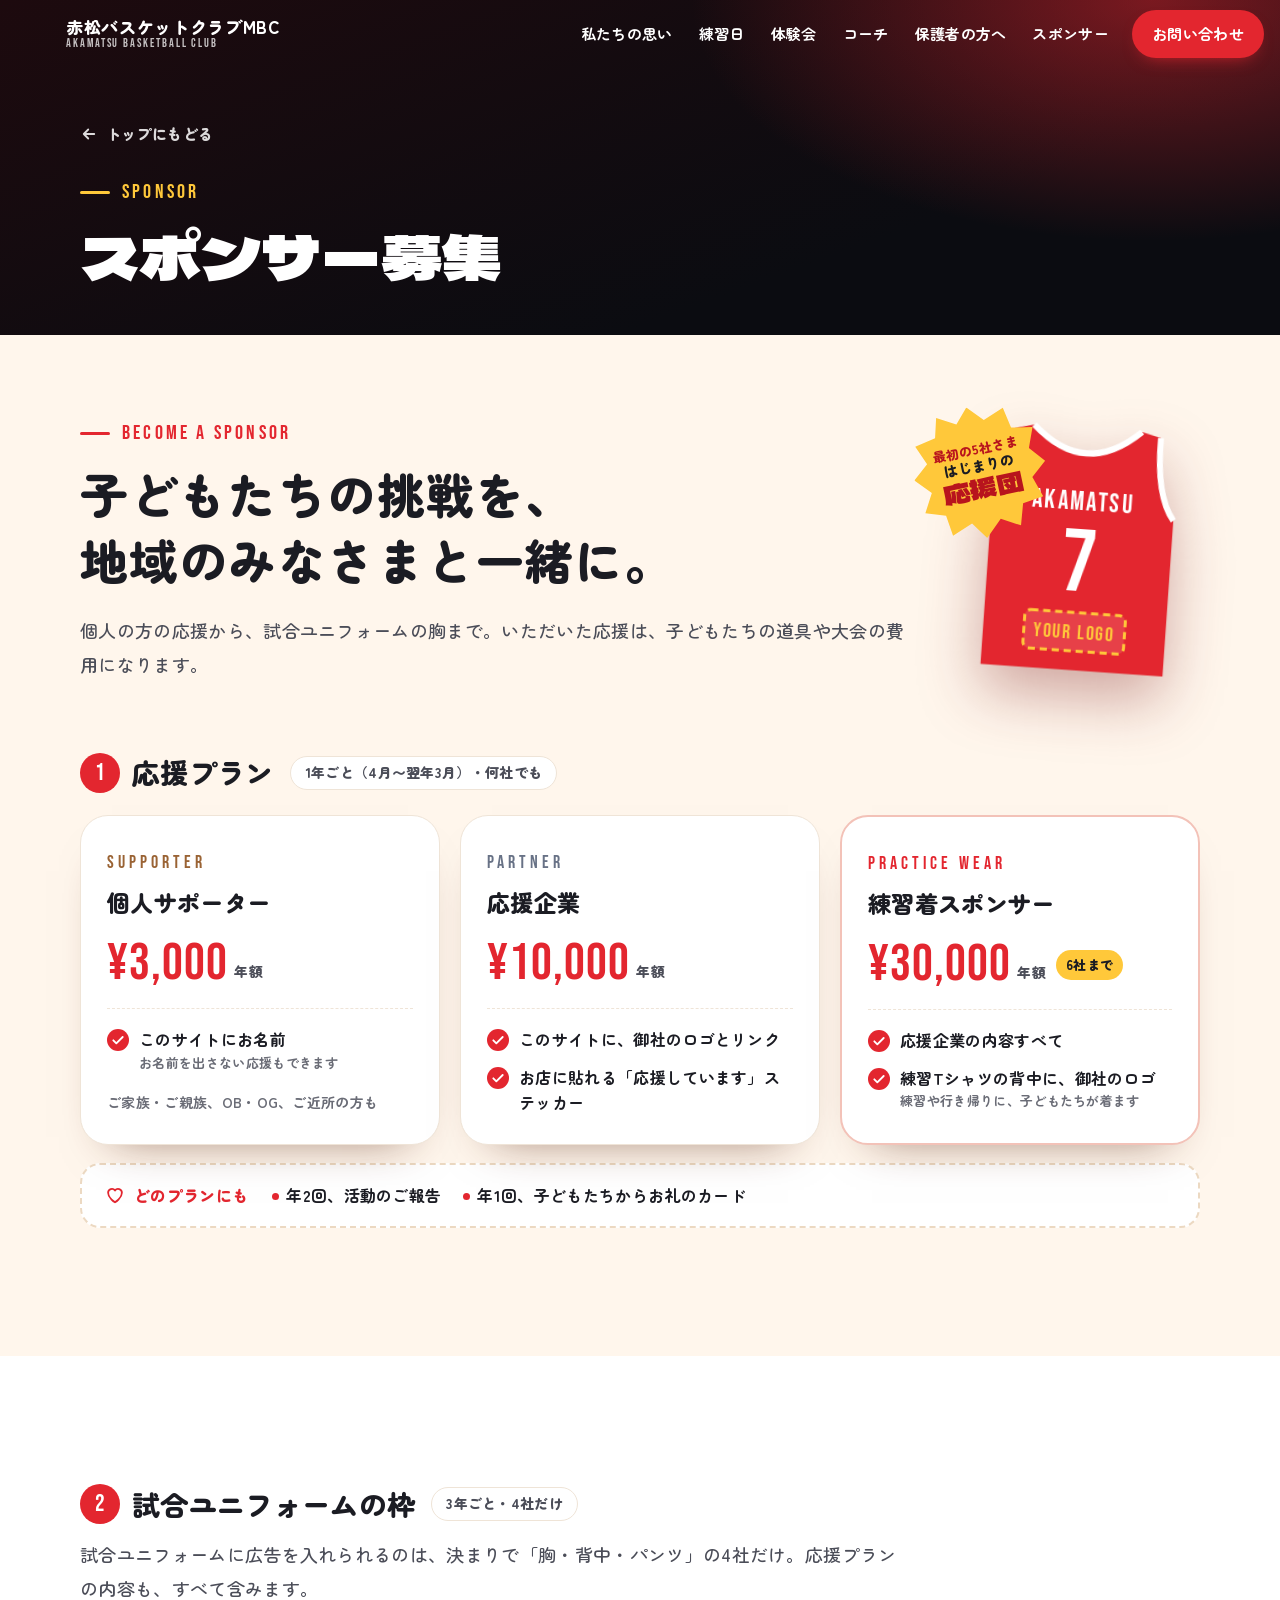
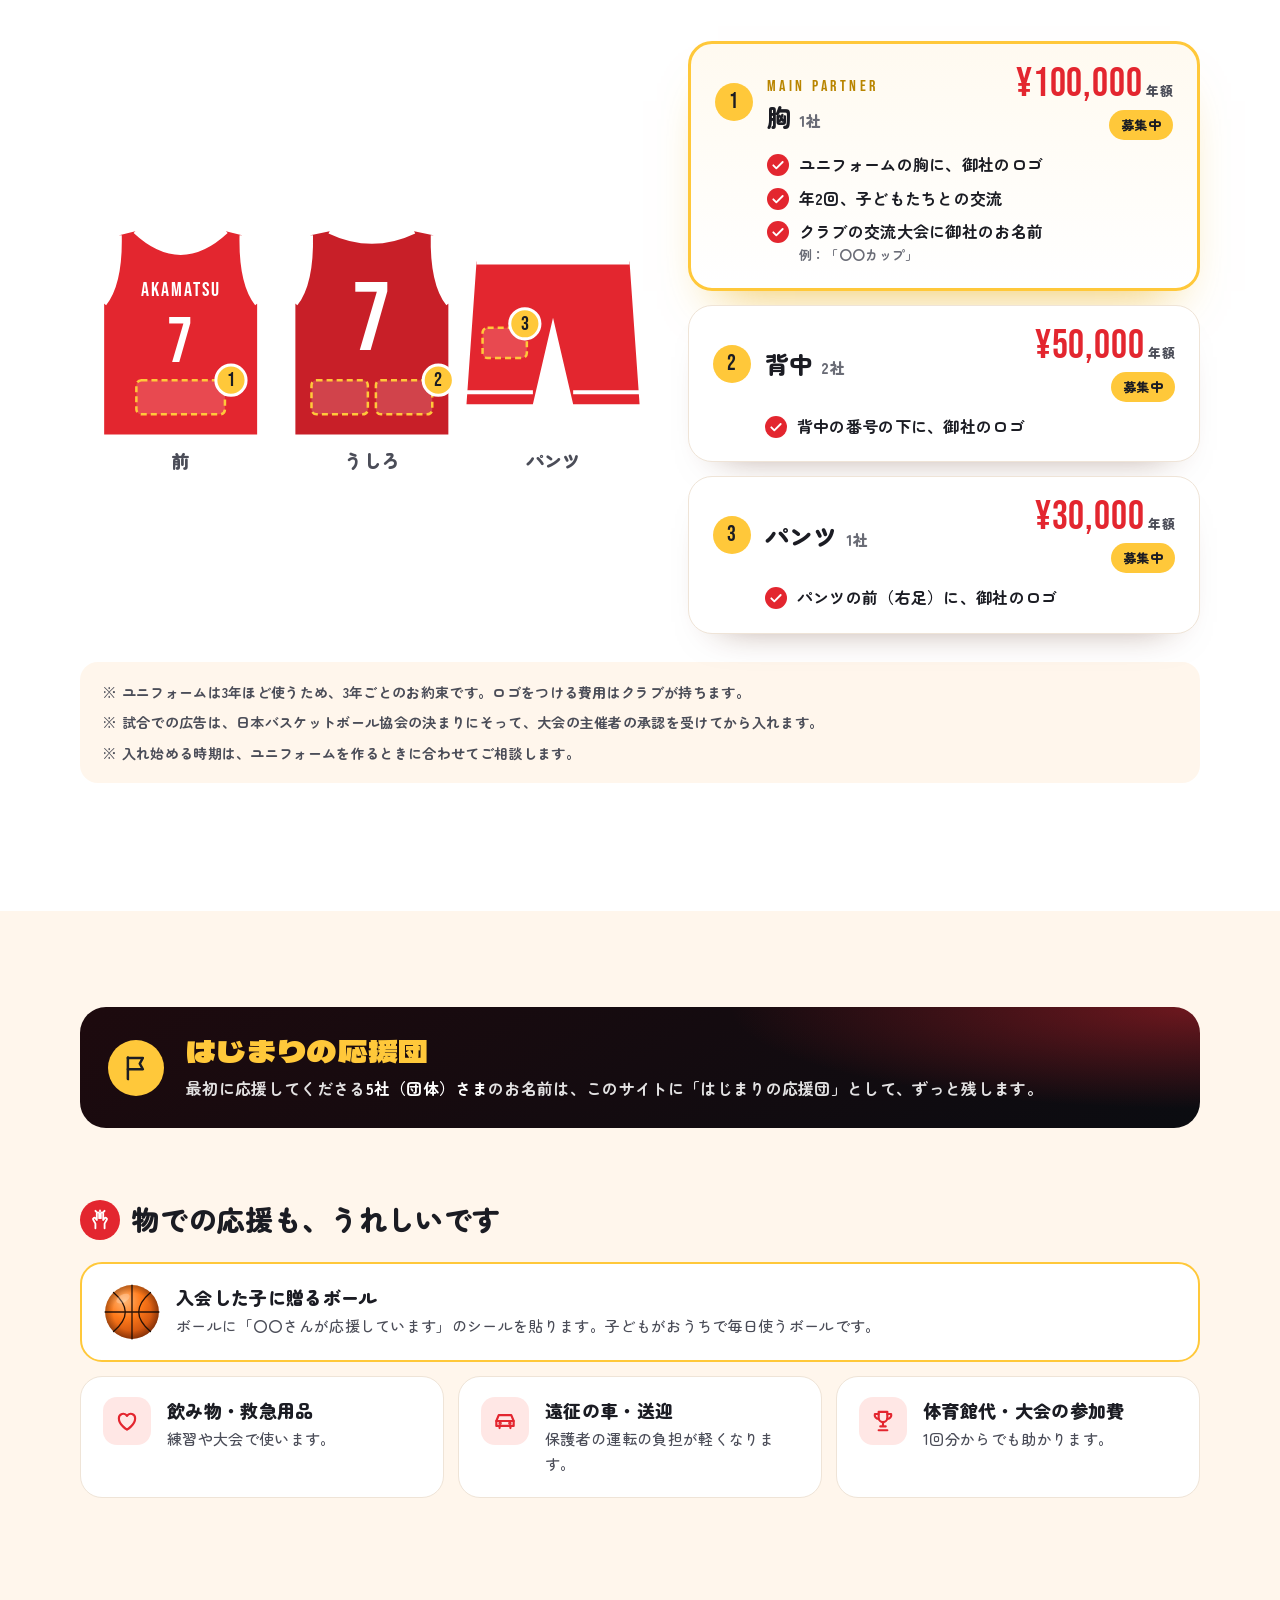
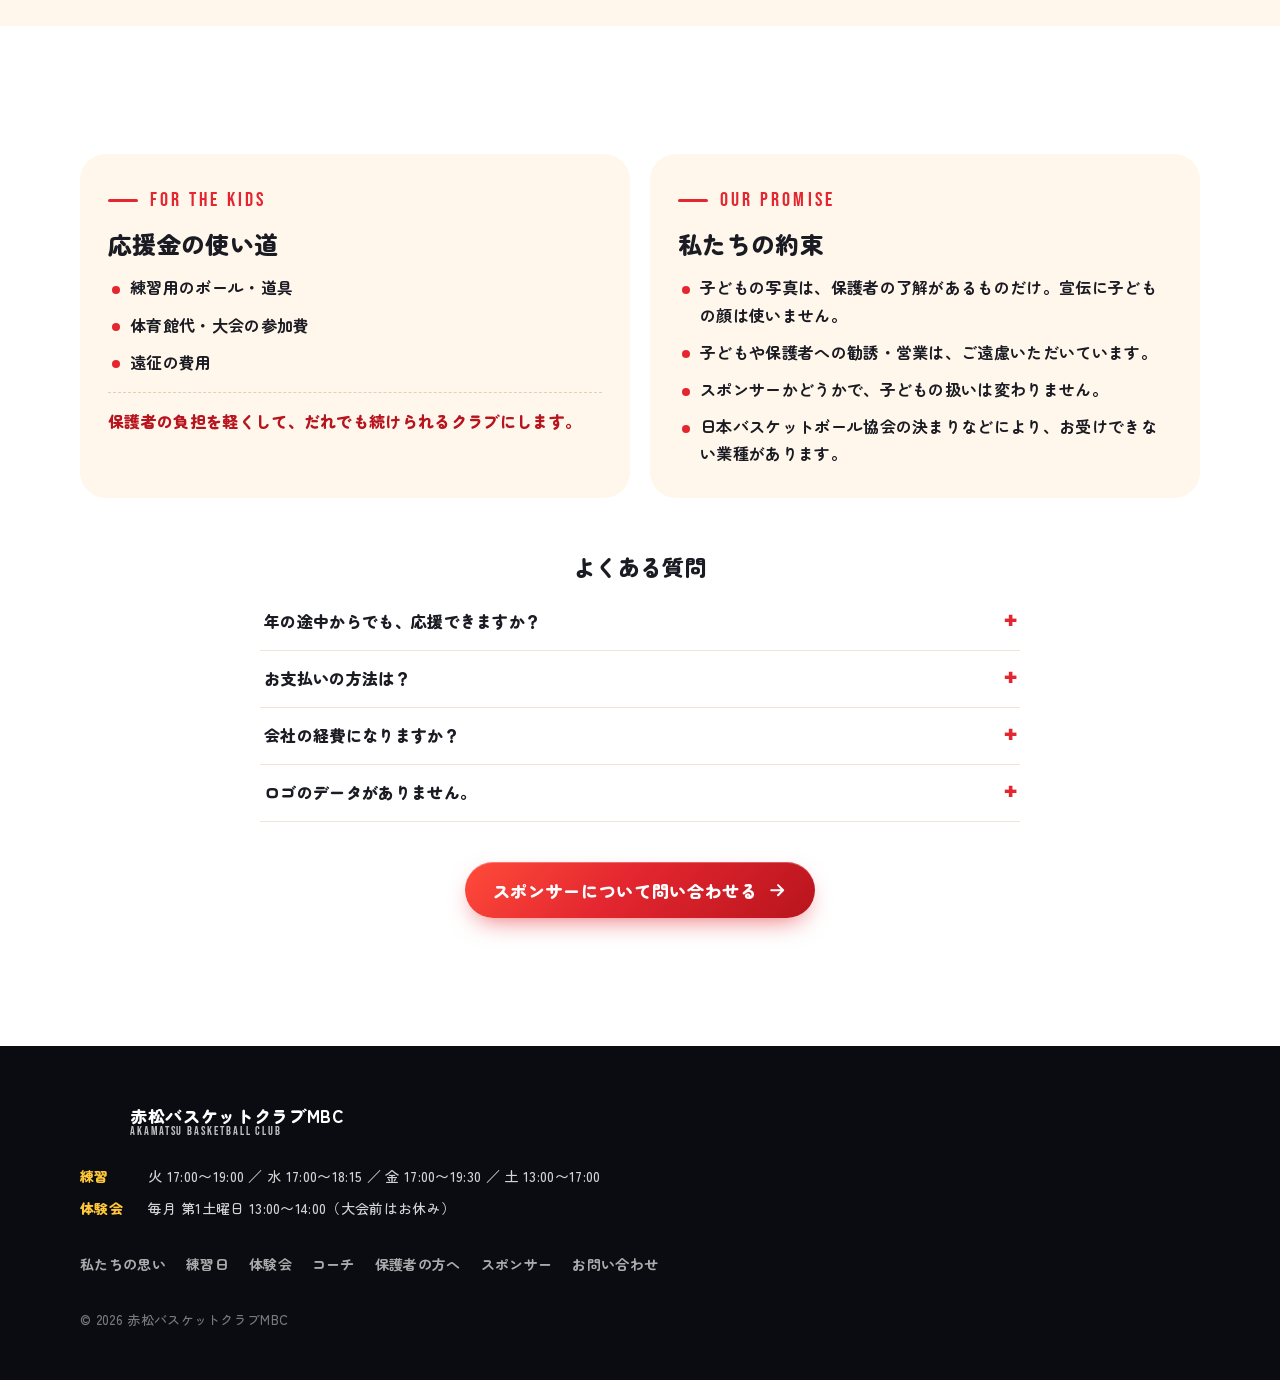
<file: sponsor.html>
<!doctype html>
<html lang="ja">
<head>
<meta charset="utf-8">
<meta name="viewport" content="width=device-width, initial-scale=1, viewport-fit=cover">
<title>スポンサー募集｜赤松バスケットクラブMBC</title>
<meta name="description" content="赤松バスケットクラブMBCのスポンサーのご案内です。個人の応援から、練習着・試合ユニフォームまで。">
<meta name="robots" content="noindex">
<meta name="theme-color" content="#0b0c11">
<link rel="icon" href="data:image/svg+xml,%3Csvg xmlns='http://www.w3.org/2000/svg' viewBox='0 0 100 100'%3E%3Ccircle cx='50' cy='50' r='46' fill='%23ff7a1a'/%3E%3Cg fill='none' stroke='%232a1206' stroke-width='5'%3E%3Cpath d='M50 4v92M4 50h92M18 18c13 11 20 20 20 32s-7 21-20 32M82 18c-13 11-20 20-20 32s7 21 20 32'/%3E%3C/g%3E%3C/svg%3E">
<link rel="preconnect" href="https://fonts.googleapis.com">
<link rel="preconnect" href="https://fonts.gstatic.com" crossorigin>
<link href="https://fonts.googleapis.com/css2?family=Bebas+Neue&family=Dela+Gothic+One&family=Zen+Maru+Gothic:wght@500;700;900&display=swap" rel="stylesheet">
<link href="https://fonts.googleapis.com/css2?family=Yomogi&text=%E3%82%B3%E3%83%BC%E3%83%88%E3%81%AE%E4%B8%AD%E3%81%AB%E3%81%84%E3%81%AA%E3%81%84%E6%99%82%E3%82%82%E3%80%81%E3%83%97%E3%83%AC%E3%82%A4%E3%81%97%E3%81%A6%E3%82%8B%E4%BA%BA%E3%82%92%E6%9C%AC%E6%B0%97%E3%81%A7%E8%A6%8B%E3%81%A6%E3%81%9F%E3%81%8F%E3%81%95%E3%82%93%E5%A3%B0%E3%82%92%E3%81%8B%E3%81%91%E3%82%88%E3%81%86%E3%80%82&display=swap" rel="stylesheet">
<link rel="stylesheet" href="css/style.css">
<script>
  document.documentElement.classList.add('js');
  if (location.protocol === 'file:') document.documentElement.classList.add('is-local');
</script>
</head>
<body class="sub-page">

<!-- 何度も使う絵（ボール・アイコン） -->
<svg class="sprite" aria-hidden="true" focusable="false">
  <defs>
    <radialGradient id="ballGrad" cx="36%" cy="30%" r="75%">
      <stop offset="0" stop-color="#ffb877"/>
      <stop offset=".42" stop-color="#ff7a1a"/>
      <stop offset="1" stop-color="#b9430a"/>
    </radialGradient>
    <radialGradient id="ballShade" cx="50%" cy="50%" r="50%">
      <stop offset=".7" stop-color="#000" stop-opacity="0"/>
      <stop offset="1" stop-color="#000" stop-opacity=".28"/>
    </radialGradient>
    <symbol id="ball" viewBox="0 0 100 100">
      <circle cx="50" cy="50" r="48" fill="url(#ballGrad)"/>
      <g fill="none" stroke="#2a1206" stroke-width="2.4" stroke-linecap="round">
        <path d="M50 2v96"/>
        <path d="M2 50h96"/>
        <path d="M17 15c14 12 21 22 21 35s-7 23-21 35"/>
        <path d="M83 15c-14 12-21 22-21 35s7 23 21 35"/>
      </g>
      <circle cx="50" cy="50" r="48" fill="url(#ballShade)"/>
      <ellipse cx="34" cy="26" rx="13" ry="7" fill="#fff" opacity=".22" transform="rotate(-28 34 26)"/>
    </symbol>
    <symbol id="i-arrow" viewBox="0 0 24 24"><path d="M5 12h14M13 6l6 6-6 6" fill="none" stroke="currentColor" stroke-width="2.4" stroke-linecap="round" stroke-linejoin="round"/></symbol>
    <symbol id="i-check" viewBox="0 0 24 24"><path d="m5 12.5 4.5 4.5L19 7.5" fill="none" stroke="currentColor" stroke-width="2.8" stroke-linecap="round" stroke-linejoin="round"/></symbol>
    <symbol id="i-phone" viewBox="0 0 24 24"><path d="M6.6 3.5h3l1.6 4.2-2.1 1.3a11.5 11.5 0 0 0 5.9 5.9l1.3-2.1 4.2 1.6v3a2 2 0 0 1-2.2 2A16.5 16.5 0 0 1 4.6 5.7a2 2 0 0 1 2-2.2z" fill="none" stroke="currentColor" stroke-width="2" stroke-linejoin="round"/></symbol>
    <symbol id="i-mail" viewBox="0 0 24 24"><g fill="none" stroke="currentColor" stroke-width="2" stroke-linejoin="round"><rect x="3" y="5" width="18" height="14" rx="2.5"/><path d="m3.5 7 8.5 6 8.5-6"/></g></symbol>
    <symbol id="i-line" viewBox="0 0 24 24"><path d="M12 3.5c-5.2 0-9.3 3.3-9.3 7.4 0 3.6 3.1 6.6 7.4 7.3l-.5 2.6c-.1.4.3.7.7.5l3.9-2.9c4.3-.6 7.7-3.7 7.7-7.5 0-4.1-4.2-7.4-9.4-7.4z" fill="currentColor"/></symbol>
    <symbol id="i-trophy" viewBox="0 0 24 24"><g fill="none" stroke="currentColor" stroke-width="2" stroke-linecap="round" stroke-linejoin="round"><path d="M8 3.5h8V9a4 4 0 0 1-8 0z"/><path d="M8 5.5H4.5A3.5 3.5 0 0 0 8 10M16 5.5h3.5A3.5 3.5 0 0 1 16 10M12 13v4M8 20.5h8M9.5 17h5"/></g></symbol>
    <symbol id="i-flag" viewBox="0 0 24 24"><g fill="none" stroke="currentColor" stroke-width="2" stroke-linecap="round" stroke-linejoin="round"><path d="M5.5 21V3.5"/><path d="M5.5 4h12l-2.5 4.5L17.5 13h-12"/></g></symbol>
    <symbol id="i-team" viewBox="0 0 24 24"><g fill="none" stroke="currentColor" stroke-width="2" stroke-linecap="round"><circle cx="8" cy="8.5" r="3"/><circle cx="16" cy="8.5" r="3"/><path d="M2.5 20c0-3.2 2.5-5.5 5.5-5.5s5.5 2.3 5.5 5.5M10.5 20c0-3.2 2.5-5.5 5.5-5.5s5.5 2.3 5.5 5.5"/></g></symbol>
    <symbol id="i-car" viewBox="0 0 24 24"><g fill="none" stroke="currentColor" stroke-width="2" stroke-linecap="round" stroke-linejoin="round"><path d="M4 16.5V12l2.2-5.5h11.6L20 12v4.5z"/><path d="M4 12h16M7 16.5v2M17 16.5v2"/><circle cx="7.5" cy="14" r=".6" fill="currentColor"/><circle cx="16.5" cy="14" r=".6" fill="currentColor"/></g></symbol>
    <symbol id="i-board" viewBox="0 0 24 24"><g fill="none" stroke="currentColor" stroke-width="2" stroke-linecap="round" stroke-linejoin="round"><rect x="5" y="4" width="14" height="17" rx="2.5"/><path d="M9 4V2.8h6V4M8.5 10l1.5 1.5L13 8.5M8.5 16l1.5 1.5 3-3"/></g></symbol>
    <symbol id="i-heart" viewBox="0 0 24 24"><path d="M12 20s-7.5-4.6-7.5-10.4A4.1 4.1 0 0 1 12 7.2a4.1 4.1 0 0 1 7.5 2.4C19.5 15.4 12 20 12 20z" fill="none" stroke="currentColor" stroke-width="2" stroke-linejoin="round"/></symbol>
    <symbol id="i-smile" viewBox="0 0 24 24"><g fill="none" stroke="currentColor" stroke-width="2" stroke-linecap="round"><circle cx="12" cy="12" r="9"/><path d="M8 14s1.5 2.3 4 2.3 4-2.3 4-2.3M9 9.5h.01M15 9.5h.01"/></g></symbol>
    <symbol id="i-hands" viewBox="0 0 24 24"><g fill="none" stroke="currentColor" stroke-width="2" stroke-linecap="round" stroke-linejoin="round"><path d="M7 21v-5l-2.5-4.5a1.4 1.4 0 0 1 2.4-1.4L8.5 12V5a1.3 1.3 0 0 1 2.6 0v5"/><path d="M17 21v-5l2.5-4.5a1.4 1.4 0 0 0-2.4-1.4L15.5 12V5a1.3 1.3 0 0 0-2.6 0v5"/><path d="M12 2.5v-1M8 3 7 2M16 3l1-1"/></g></symbol>
    <symbol id="i-star" viewBox="0 0 24 24"><path d="m12 2.8 2.7 5.6 6.1.8-4.5 4.2 1.1 6.1L12 16.6l-5.4 2.9 1.1-6.1-4.5-4.2 6.1-.8z" fill="currentColor"/></symbol>
  </defs>
</svg>

<!-- ============ ヘッダー ============ -->
<header class="site-header" id="siteHeader">
  <a class="brand" href="index.html" aria-label="赤松バスケットクラブMBC トップへ">
    <svg class="brand-ball" aria-hidden="true"><use href="index.html#ball"/></svg>
    <span class="brand-text">
      <span class="brand-ja">赤松バスケットクラブMBC</span>
      <span class="brand-en">AKAMATSU BASKETBALL CLUB</span>
    </span>
  </a>
  <nav class="gnav" id="gnav" aria-label="メニュー">
    <a href="index.html#about">私たちの思い</a>
    <a href="index.html#schedule">練習日</a>
    <a href="index.html#trial">体験会</a>
    <a href="index.html#coaches">コーチ</a>
    <a href="index.html#parents">保護者の方へ</a>
    <a href="sponsor.html" aria-current="page">スポンサー</a>
    <a class="gnav-cta" href="index.html#contact">お問い合わせ</a>
  </nav>
  <button class="menu-btn" id="menuBtn" type="button" aria-expanded="false" aria-controls="gnav" aria-label="メニューを開く">
    <span></span><span></span><span></span>
  </button>
</header>

<main>

<section class="page-head">
  <div class="wrap">
    <a class="back-link" href="index.html#sponsor"><svg class="ico" aria-hidden="true"><use href="#i-arrow"/></svg>トップにもどる</a>
    <p class="sec-en">SPONSOR</p>
    <h1>スポンサー募集</h1>
  </div>
</section>

<!-- ============ はじめに＋応援プラン（何社でも・1年ごと） ============ -->
<!-- 料金や中身を変えるときは、このファイルの文字を書きかえます（差し替えのしかた.md の 4-2） -->
<section class="section sponsor sponsor-page" id="plans">
  <div class="wrap">
    <div class="sponsor-head">
      <div>
        <p class="sec-en">BECOME A SPONSOR</p>
        <h2>子どもたちの挑戦を、<br>地域のみなさまと一緒に。</h2>
        <p class="lead">個人の方の応援から、試合ユニフォームの胸まで。いただいた応援は、子どもたちの道具や大会の費用になります。</p>
      </div>
      <div class="sponsor-art">
        <svg class="jersey" aria-hidden="true" viewBox="0 0 200 220">
          <path d="M55 10Q100 52 145 10L161 14Q160 62 176 82V212H24V82Q40 62 39 14Z" fill="#e3262f"/>
          <path d="M55 10Q100 52 145 10M161 14Q160 62 176 82M39 14Q40 62 24 82" fill="none" stroke="#fff" stroke-width="5"/>
          <text x="100" y="78" text-anchor="middle" fill="#fff" font-family="Bebas Neue, Impact, sans-serif" font-size="22" letter-spacing="2">AKAMATSU</text>
          <text x="100" y="146" text-anchor="middle" fill="#fff" font-family="Bebas Neue, Impact, sans-serif" font-size="74">7</text>
          <rect x="58" y="164" width="84" height="32" rx="5" fill="rgba(255,255,255,.12)" stroke="#ffc83a" stroke-width="2.5" stroke-dasharray="6 4"/>
          <text x="100" y="186" text-anchor="middle" fill="#ffc83a" font-family="Bebas Neue, Impact, sans-serif" font-size="17" letter-spacing="1.5">YOUR LOGO</text>
        </svg>
        <a class="burst burst-first" href="#first"><small>最初の5社さま</small>はじまりの<b>応援団</b></a>
      </div>
    </div>

    <div class="tier-head">
      <h3 class="tier-title"><span class="tier-no">1</span>応援プラン</h3>
      <p class="tier-sub">1年ごと（4月〜翌年3月）・何社でも</p>
    </div>
    <ul class="plans">
      <li class="plan reveal" style="--d:0">
        <p class="plan-tag">SUPPORTER</p>
        <h3 class="plan-name">個人サポーター</h3>
        <p class="plan-price"><span class="now"><b>¥3,000</b><span class="unit">年額</span></span></p>
        <ul class="feat">
          <li class="yes"><svg class="ico" aria-hidden="true"><use href="#i-check"/></svg><span>このサイトにお名前<small>お名前を出さない応援もできます</small></span></li>
        </ul>
        <p class="plan-who">ご家族・ご親族、OB・OG、ご近所の方も</p>
      </li>
      <li class="plan reveal" style="--d:1">
        <p class="plan-tag">PARTNER</p>
        <h3 class="plan-name">応援企業</h3>
        <p class="plan-price"><span class="now"><b>¥10,000</b><span class="unit">年額</span></span></p>
        <ul class="feat">
          <li class="yes"><svg class="ico" aria-hidden="true"><use href="#i-check"/></svg><span>このサイトに、御社のロゴとリンク</span></li>
          <li class="yes"><svg class="ico" aria-hidden="true"><use href="#i-check"/></svg><span>お店に貼れる「応援しています」ステッカー</span></li>
        </ul>
      </li>
      <li class="plan plan-wear reveal" style="--d:2">
        <p class="plan-tag">PRACTICE WEAR</p>
        <h3 class="plan-name">練習着スポンサー</h3>
        <p class="plan-price"><span class="now"><b>¥30,000</b><span class="unit">年額</span><em class="slot-left" data-slot="wear" data-max="6">6社まで</em></span></p>
        <ul class="feat">
          <li class="yes"><svg class="ico" aria-hidden="true"><use href="#i-check"/></svg><span>応援企業の内容すべて</span></li>
          <li class="yes"><svg class="ico" aria-hidden="true"><use href="#i-check"/></svg><span>練習Tシャツの背中に、御社のロゴ<small>練習や行き帰りに、子どもたちが着ます</small></span></li>
        </ul>
      </li>
    </ul>

    <div class="thanks reveal">
      <p class="thanks-title"><svg class="ico" aria-hidden="true"><use href="#i-heart"/></svg>どのプランにも</p>
      <ul class="thanks-list">
        <li>年2回、活動のご報告</li>
        <li>年1回、子どもたちからお礼のカード</li>
      </ul>
    </div>
  </div>
</section>

<!-- ============ 試合ユニフォームの枠（4社だけ・3年ごと） ============ -->
<section class="section uni" id="uniform">
  <div class="wrap">
    <div class="tier-head">
      <h3 class="tier-title"><span class="tier-no">2</span>試合ユニフォームの枠</h3>
      <p class="tier-sub">3年ごと・4社だけ</p>
    </div>
    <p class="lead uni-lead">試合ユニフォームに広告を入れられるのは、決まりで「胸・背中・パンツ」の4社だけ。応援プランの内容も、すべて含みます。</p>

    <div class="uni-body">
      <figure class="uni-fig reveal" aria-hidden="true">
        <svg viewBox="0 0 560 270">
          <!-- 前 -->
          <g transform="translate(0 20)">
            <path d="M55 10Q100 52 145 10L161 14Q160 62 176 82V212H24V82Q40 62 39 14Z" fill="#e3262f"/>
            <path d="M55 10Q100 52 145 10M161 14Q160 62 176 82M39 14Q40 62 24 82" fill="none" stroke="#fff" stroke-width="5"/>
            <text x="100" y="74" text-anchor="middle" fill="#fff" font-family="Bebas Neue, Impact, sans-serif" font-size="20" letter-spacing="2">AKAMATSU</text>
            <text x="100" y="140" text-anchor="middle" fill="#fff" font-family="Bebas Neue, Impact, sans-serif" font-size="64">7</text>
            <rect class="zone z-chest" x="56" y="158" width="88" height="34" rx="5"/>
            <circle class="pin" cx="150" cy="158" r="15"/><text class="pin-t" x="150" y="164">1</text>
            <text class="cap" x="100" y="245">前</text>
          </g>
          <!-- うしろ -->
          <g transform="translate(190 20)">
            <path d="M58 10Q100 30 142 10L161 14Q160 62 176 82V212H24V82Q40 62 39 14Z" fill="#c81f28"/>
            <path d="M58 10Q100 30 142 10M161 14Q160 62 176 82M39 14Q40 62 24 82" fill="none" stroke="#fff" stroke-width="5"/>
            <text x="100" y="128" text-anchor="middle" fill="#fff" font-family="Bebas Neue, Impact, sans-serif" font-size="96">7</text>
            <rect class="zone z-back" x="40" y="158" width="56" height="34" rx="5"/>
            <rect class="zone z-back" x="104" y="158" width="56" height="34" rx="5"/>
            <circle class="pin" cx="166" cy="158" r="15"/><text class="pin-t" x="166" y="164">2</text>
            <text class="cap" x="100" y="245">うしろ</text>
          </g>
          <!-- パンツ（前） -->
          <g transform="translate(380 52)">
            <path d="M14 8H166L176 150H110L90 64L70 150H4Z" fill="#e3262f"/>
            <path d="M14 8H166" stroke="#fff" stroke-width="6"/>
            <path d="M4 138H70M110 138H176" stroke="#fff" stroke-width="4"/>
            <rect class="zone z-pants" x="20" y="74" width="44" height="30" rx="5"/>
            <circle class="pin" cx="62" cy="70" r="15"/><text class="pin-t" x="62" y="76">3</text>
            <text class="cap" x="90" y="213">パンツ</text>
          </g>
        </svg>
      </figure>

      <ul class="slots">
        <li class="slot slot-main reveal" style="--d:0">
          <div class="slot-top">
            <span class="slot-no" aria-hidden="true">1</span>
            <div class="slot-title">
              <p class="plan-tag">MAIN PARTNER</p>
              <h3 class="slot-name">胸<small>1社</small></h3>
            </div>
            <div class="slot-side">
              <p class="slot-price"><b>¥100,000</b><span>年額</span></p>
              <p class="slot-left" data-slot="chest" data-max="1">募集中</p>
            </div>
          </div>
          <ul class="feat">
            <li class="yes"><svg class="ico" aria-hidden="true"><use href="#i-check"/></svg><span>ユニフォームの胸に、御社のロゴ</span></li>
            <li class="yes"><svg class="ico" aria-hidden="true"><use href="#i-check"/></svg><span>年2回、子どもたちとの交流</span></li>
            <li class="yes"><svg class="ico" aria-hidden="true"><use href="#i-check"/></svg><span>クラブの交流大会に御社のお名前<small>例：「〇〇カップ」</small></span></li>
          </ul>
        </li>
        <li class="slot reveal" style="--d:1">
          <div class="slot-top">
            <span class="slot-no" aria-hidden="true">2</span>
            <div class="slot-title">
              <h3 class="slot-name">背中<small>2社</small></h3>
            </div>
            <div class="slot-side">
              <p class="slot-price"><b>¥50,000</b><span>年額</span></p>
              <p class="slot-left" data-slot="back" data-max="2">募集中</p>
            </div>
          </div>
          <ul class="feat">
            <li class="yes"><svg class="ico" aria-hidden="true"><use href="#i-check"/></svg><span>背中の番号の下に、御社のロゴ</span></li>
          </ul>
        </li>
        <li class="slot reveal" style="--d:2">
          <div class="slot-top">
            <span class="slot-no" aria-hidden="true">3</span>
            <div class="slot-title">
              <h3 class="slot-name">パンツ<small>1社</small></h3>
            </div>
            <div class="slot-side">
              <p class="slot-price"><b>¥30,000</b><span>年額</span></p>
              <p class="slot-left" data-slot="pants" data-max="1">募集中</p>
            </div>
          </div>
          <ul class="feat">
            <li class="yes"><svg class="ico" aria-hidden="true"><use href="#i-check"/></svg><span>パンツの前（右足）に、御社のロゴ</span></li>
          </ul>
        </li>
      </ul>
    </div>

    <ul class="uni-notes">
      <li>ユニフォームは3年ほど使うため、3年ごとのお約束です。ロゴをつける費用はクラブが持ちます。</li>
      <li>試合での広告は、日本バスケットボール協会の決まりにそって、大会の主催者の承認を受けてから入れます。</li>
      <li>入れ始める時期は、ユニフォームを作るときに合わせてご相談します。</li>
    </ul>
  </div>
</section>

<!-- ============ はじまりの応援団・物での応援 ============ -->
<section class="section sponsor more" id="first">
  <div class="wrap">
    <div class="first-band reveal">
      <svg class="first-ico" aria-hidden="true"><use href="#i-flag"/></svg>
      <div>
        <h3 class="first-title">はじまりの応援団</h3>
        <p>最初に応援してくださる<strong>5社（団体）さま</strong>のお名前は、このサイトに「はじまりの応援団」として、ずっと残します。</p>
      </div>
    </div>

    <div class="tier-head">
      <h3 class="tier-title"><span class="tier-no tier-no-ico"><svg class="ico" aria-hidden="true"><use href="#i-hands"/></svg></span>物での応援も、うれしいです</h3>
    </div>
    <ul class="goods">
      <li class="goods-item goods-ball reveal" style="--d:0">
        <svg class="goods-ico" aria-hidden="true"><use href="#ball"/></svg>
        <div>
          <h4>入会した子に贈るボール</h4>
          <p>ボールに「〇〇さんが応援しています」のシールを貼ります。子どもがおうちで毎日使うボールです。</p>
        </div>
      </li>
      <li class="goods-item reveal" style="--d:1">
        <svg class="goods-ico" aria-hidden="true"><use href="#i-heart"/></svg>
        <div><h4>飲み物・救急用品</h4><p>練習や大会で使います。</p></div>
      </li>
      <li class="goods-item reveal" style="--d:2">
        <svg class="goods-ico" aria-hidden="true"><use href="#i-car"/></svg>
        <div><h4>遠征の車・送迎</h4><p>保護者の運転の負担が軽くなります。</p></div>
      </li>
      <li class="goods-item reveal" style="--d:3">
        <svg class="goods-ico" aria-hidden="true"><use href="#i-trophy"/></svg>
        <div><h4>体育館代・大会の参加費</h4><p>1回分からでも助かります。</p></div>
      </li>
    </ul>
  </div>
</section>

<!-- ============ 使い道・約束・よくある質問 ============ -->
<section class="section promise" id="promise">
  <div class="wrap">
    <div class="promise-grid">
      <div class="promise-box reveal">
        <p class="sec-en">FOR THE KIDS</p>
        <h3 class="promise-title">応援金の使い道</h3>
        <ul class="dot-list">
          <li>練習用のボール・道具</li>
          <li>体育館代・大会の参加費</li>
          <li>遠征の費用</li>
        </ul>
        <p class="promise-note">保護者の負担を軽くして、だれでも続けられるクラブにします。</p>
      </div>
      <div class="promise-box reveal" style="--d:1">
        <p class="sec-en">OUR PROMISE</p>
        <h3 class="promise-title">私たちの約束</h3>
        <ul class="dot-list">
          <li>子どもの写真は、保護者の了解があるものだけ。宣伝に子どもの顔は使いません。</li>
          <li>子どもや保護者への勧誘・営業は、ご遠慮いただいています。</li>
          <li>スポンサーかどうかで、子どもの扱いは変わりません。</li>
          <li>日本バスケットボール協会の決まりなどにより、お受けできない業種があります。</li>
        </ul>
      </div>
    </div>

    <div class="faq">
      <h3 class="faq-title">よくある質問</h3>
      <details class="faq-item">
        <summary>年の途中からでも、応援できますか？</summary>
        <p>できます。最初の年の金額は、月割りでご相談ください。</p>
      </details>
      <details class="faq-item">
        <summary>お支払いの方法は？</summary>
        <p>クラブの口座へのお振り込みです。領収書をお出しします。</p>
      </details>
      <details class="faq-item">
        <summary>会社の経費になりますか？</summary>
        <p>ロゴを載せたページや写真を、掲載の証明としてお送りします。経理の扱いは、御社の税理士さんにご確認ください。</p>
      </details>
      <details class="faq-item">
        <summary>ロゴのデータがありません。</summary>
        <p>会社名の文字だけでも載せられます。</p>
      </details>
    </div>

    <div class="sponsor-cta">
      <a class="btn btn-primary" id="sponsorMail" href="index.html#contact">スポンサーについて問い合わせる<svg class="ico" aria-hidden="true"><use href="#i-arrow"/></svg></a>
    </div>
  </div>
</section>

</main>

<!-- ============ フッター ============ -->
<footer class="site-footer">
  <div class="wrap footer-inner">
    <a class="brand" href="index.html">
      <svg class="brand-ball" aria-hidden="true"><use href="index.html#ball"/></svg>
      <span class="brand-text"><span class="brand-ja">赤松バスケットクラブMBC</span><span class="brand-en">AKAMATSU BASKETBALL CLUB</span></span>
    </a>
    <dl class="footer-info">
      <div><dt>練習</dt><dd>火 17:00〜19:00 ／ 水 17:00〜18:15 ／ 金 17:00〜19:30 ／ 土 13:00〜17:00</dd></div>
      <div><dt>体験会</dt><dd>毎月 第1土曜日 13:00〜14:00（大会前はお休み）</dd></div>
    </dl>
    <nav class="footer-nav" aria-label="フッターメニュー">
      <a href="index.html#about">私たちの思い</a><a href="index.html#schedule">練習日</a><a href="index.html#trial">体験会</a><a href="index.html#coaches">コーチ</a><a href="index.html#parents">保護者の方へ</a><a href="index.html#sponsor">スポンサー</a><a href="index.html#contact">お問い合わせ</a>
    </nav>
    <p class="copy">© <span id="year">2026</span> 赤松バスケットクラブMBC</p>
  </div>
</footer>

<script src="js/site-data.js"></script>
<script src="js/main.js"></script>
</body>
</html>
</file>
<file: css/style.css>
/* =========================================================
   赤松バスケットクラブ
   トップ＝暗くてかっこいい ／ 下の内容＝白ベースで明るく温かく
   ========================================================= */
:root {
  color-scheme: light;
  --red: #e3262f;
  --red-d: #b8141d;
  --red-l: #ffe7e5;
  --orange: #ff7a1a;
  --gold: #ffc83a;
  --gold-d: #e9a900;
  --ink: #1b1c23;
  --ink-2: #4b4d58;
  --ink-3: #6a6c76;
  --night: #0b0c11;
  --night-2: #161820;
  --cream: #fff6ec;
  --cream-2: #fdebd6;
  --paper: #ffffff;
  --line: #efe4d7;
  --green: #06c755;

  --f-display: "Dela Gothic One", "Hiragino Sans", "Hiragino Kaku Gothic ProN", "Yu Gothic", sans-serif;
  --f-body: "Zen Maru Gothic", "Hiragino Maru Gothic ProN", "Hiragino Sans", "Yu Gothic", sans-serif;
  --f-en: "Bebas Neue", "Arial Narrow", Impact, sans-serif;
  --header-h: 68px;
  --ease: cubic-bezier(.2, .8, .2, 1);
}

*, *::before, *::after { box-sizing: border-box; }
html { scroll-behavior: smooth; scroll-padding-top: calc(var(--header-h) - 1px); -webkit-text-size-adjust: 100%; }
body {
  margin: 0;
  font-family: var(--f-body);
  font-weight: 500;
  color: var(--ink);
  background: var(--paper);
  line-height: 1.85;
  font-feature-settings: "palt";
  letter-spacing: .02em;
  overflow-x: hidden;
  -webkit-font-smoothing: antialiased;
}
@supports (overflow: clip) { body { overflow-x: clip; } }
img, svg, video { display: block; max-width: 100%; }
a { color: inherit; }
p, h1, h2, h3, ul, ol, dl, dd, figure { margin: 0; }
ul, ol { padding: 0; list-style: none; }
.sprite { position: absolute; width: 0; height: 0; overflow: hidden; }
.sr-only { position: absolute; width: 1px; height: 1px; padding: 0; margin: -1px; overflow: hidden; clip: rect(0 0 0 0); white-space: nowrap; border: 0; }
.ico { width: 1.2em; height: 1.2em; flex: none; }
.wrap { width: min(1120px, 100% - 32px); margin-inline: auto; }
.sp-only { display: none; }
@media (max-width: 599px) { .sp-only { display: inline; } }

/* パソコンで開いたときだけ出る案内（公開したページには出ません） */
.dev-hint { display: none; }
.is-local .dev-hint {
  display: inline-block;
  margin-top: 14px;
  padding: 4px 10px;
  border: 1px dashed currentColor;
  border-radius: 8px;
  font-size: 12px;
  line-height: 1.6;
  opacity: .7;
  font-family: ui-monospace, Menlo, monospace;
  letter-spacing: 0;
}
.dev-hint code { font: inherit; font-weight: 700; }

/* ---------- ボタン ---------- */
.btn {
  --bg: var(--red);
  --fg: #fff;
  position: relative;
  display: inline-flex;
  align-items: center;
  justify-content: center;
  gap: .55em;
  min-height: 56px;
  padding: 0 1.6em;
  border-radius: 999px;
  background: var(--bg);
  color: var(--fg);
  font-weight: 900;
  font-size: 17px;
  letter-spacing: .04em;
  text-decoration: none;
  white-space: nowrap;
  transition: transform .2s var(--ease), box-shadow .2s var(--ease), background .2s;
  -webkit-tap-highlight-color: transparent;
}
.btn .ico { transition: transform .2s var(--ease); }
.btn:hover { transform: translateY(-2px); }
.btn:hover .ico { transform: translateX(4px); }
.btn:active { transform: translateY(1px); }
.btn:focus-visible, .c-btn:focus-visible, .sp-card:focus-visible, .gnav a:focus-visible, .sticky-cta:focus-visible {
  outline: 3px solid var(--gold);
  outline-offset: 3px;
}
.btn-primary {
  background: linear-gradient(135deg, #ff4b3a 0%, var(--red) 45%, var(--red-d) 100%);
  box-shadow: 0 10px 26px -10px rgba(227, 38, 47, .75), inset 0 1px 0 rgba(255, 255, 255, .28);
}
.btn-primary:hover { box-shadow: 0 16px 30px -10px rgba(227, 38, 47, .85), inset 0 1px 0 rgba(255, 255, 255, .28); }
.btn-ghost {
  --bg: rgba(255, 255, 255, .08);
  border: 2px solid rgba(255, 255, 255, .55);
  -webkit-backdrop-filter: blur(6px);
  backdrop-filter: blur(6px);
}
.btn-ghost:hover { --bg: rgba(255, 255, 255, .18); }
.btn-dark {
  --bg: var(--ink);
  box-shadow: 0 10px 22px -12px rgba(0, 0, 0, .6);
}
.btn-gold {
  --bg: linear-gradient(180deg, #ffd760, var(--gold) 50%, var(--gold-d));
  --fg: var(--ink);
  background: linear-gradient(180deg, #ffd760, var(--gold) 50%, var(--gold-d));
  box-shadow: 0 12px 26px -12px rgba(0, 0, 0, .55), inset 0 1px 0 rgba(255, 255, 255, .6);
}
.btn-block { display: flex; width: 100%; }

/* ---------- ヘッダー ---------- */
.site-header {
  position: fixed;
  inset: 0 0 auto 0;
  z-index: 60;
  height: var(--header-h);
  padding: 0 max(16px, env(safe-area-inset-left)) 0 max(16px, env(safe-area-inset-left));
  display: flex;
  align-items: center;
  justify-content: space-between;
  gap: 16px;
  color: #fff;
  transition: background .3s, color .3s, box-shadow .3s;
}
.site-header.scrolled {
  background: rgba(255, 255, 255, .97);
  color: var(--ink);
  box-shadow: 0 8px 26px -16px rgba(0, 0, 0, .35);
}
.brand {
  position: relative;
  z-index: 2;
  display: flex;
  align-items: center;
  gap: 10px;
  text-decoration: none;
  min-width: 0;
}
.brand-ball { width: 40px; height: 40px; flex: none; filter: drop-shadow(0 3px 6px rgba(0, 0, 0, .3)); }
.brand-text { display: grid; line-height: 1.15; min-width: 0; }
.brand-ja { font-weight: 900; font-size: 17px; letter-spacing: .04em; white-space: nowrap; }
.brand-en { font-family: var(--f-en); font-size: 12px; letter-spacing: .16em; opacity: .75; white-space: nowrap; }

.gnav { display: flex; align-items: center; gap: 4px; font-weight: 700; font-size: 15px; }
.gnav a { position: relative; padding: 8px 11px; text-decoration: none; border-radius: 999px; white-space: nowrap; }
.gnav a:not(.gnav-cta)::after {
  content: "";
  position: absolute;
  left: 50%; bottom: 2px;
  width: 0; height: 3px;
  border-radius: 2px;
  background: var(--red);
  transform: translateX(-50%);
  transition: width .25s var(--ease);
}
.gnav a:not(.gnav-cta):hover::after { width: calc(100% - 22px); }
.gnav .gnav-cta {
  margin-left: 8px;
  padding: 10px 20px;
  background: var(--red);
  color: #fff;
  box-shadow: 0 8px 18px -10px rgba(227, 38, 47, .9);
}
.menu-btn { display: none; }

@media (max-width: 1080px) {
  .menu-btn {
    position: relative;
    z-index: 2;
    display: block;
    width: 48px;
    height: 48px;
    margin-right: -6px;
    padding: 0;
    border: 0;
    border-radius: 14px;
    background: transparent;
    color: inherit;
    cursor: pointer;
    -webkit-tap-highlight-color: transparent;
  }
  /* Safari で線が消えないように、位置と幅をはっきり決める */
  .menu-btn span {
    position: absolute;
    left: 12px;
    width: 24px;
    height: 3px;
    border-radius: 2px;
    background: currentColor;
    transition: transform .3s var(--ease), opacity .2s;
  }
  .menu-btn span:nth-child(1) { top: 15px; }
  .menu-btn span:nth-child(2) { top: 22.5px; }
  .menu-btn span:nth-child(3) { top: 30px; }
  .menu-open .menu-btn span:nth-child(1) { transform: translateY(7.5px) rotate(45deg); }
  .menu-open .menu-btn span:nth-child(2) { opacity: 0; }
  .menu-open .menu-btn span:nth-child(3) { transform: translateY(-7.5px) rotate(-45deg); }

  .gnav {
    position: fixed;
    inset: 0;
    z-index: 1;
    flex-direction: column;
    justify-content: center;
    gap: 6px;
    padding: 80px 24px 40px;
    background:
      radial-gradient(70% 50% at 80% 10%, rgba(227, 38, 47, .35), transparent 70%),
      var(--night);
    color: #fff;
    font-size: 21px;
    opacity: 0;
    visibility: hidden;
    transition: opacity .3s, visibility .3s;
  }
  .gnav a { padding: 10px 18px; }
  .gnav .gnav-cta { margin: 14px 0 0; padding: 14px 32px; }
  .menu-open .gnav { opacity: 1; visibility: visible; }
  .menu-open .site-header { background: transparent; color: #fff; box-shadow: none; }
  body.menu-open { overflow: hidden; }
}
@media (max-width: 380px) {
  .brand-ja { font-size: 15px; }
  .brand-ball { width: 34px; height: 34px; }
}

/* =========================================================
   トップ（動画＋流れる文字）
   ========================================================= */
.hero {
  position: relative;
  isolation: isolate;
  min-height: 100vh;
  min-height: 100svh;
  display: flex;
  align-items: flex-end;
  overflow: hidden;
  color: #fff;
  background: var(--night);
}
.hero-bg { position: absolute; inset: 0; z-index: -1; }
.hero-video {
  position: absolute;
  inset: 0;
  width: 100%;
  height: 100%;
  object-fit: cover;
}
/* 動画は最初から見える状態にしておく（透明にすると Safari が「見えていない」と判断して自動再生を止めることがある）。
   絵が出るまでは動画の部分は透明なので、後ろの背景が見え、出たら背景を消す */
.has-video .hero-fallback { opacity: 0; }
.has-video .hero-hint { display: none; }

.hero-fallback {
  position: absolute;
  inset: 0;
  transition: opacity 1s ease;
  background:
    radial-gradient(55% 65% at 76% 38%, rgba(227, 38, 47, .5), transparent 70%),
    radial-gradient(45% 45% at 12% 95%, rgba(255, 122, 26, .28), transparent 70%),
    linear-gradient(160deg, #1d0a0e 0%, #0b0c11 62%);
}
.glow { position: absolute; border-radius: 50%; filter: blur(60px); opacity: .55; }
.glow-a { width: 46vmax; height: 46vmax; right: -12vmax; top: -10vmax; background: #ff3b2f; animation: drift 14s ease-in-out infinite alternate; }
.glow-b { width: 30vmax; height: 30vmax; left: -10vmax; bottom: -12vmax; background: #ff8a1f; opacity: .35; animation: drift 18s ease-in-out infinite alternate-reverse; }
@keyframes drift { to { transform: translate(-6vmax, 5vmax) scale(1.08); } }

.court {
  position: absolute;
  left: 50%;
  bottom: -6%;
  width: 150%;
  max-width: none;
  transform: translateX(-50%) perspective(900px) rotateX(64deg);
  transform-origin: 50% 100%;
  opacity: .22;
}
.court * {
  fill: none;
  stroke: #fff;
  stroke-width: 3;
  stroke-dasharray: 4000;
  stroke-dashoffset: 4000;
  animation: draw 2.6s .3s var(--ease) forwards;
}
@keyframes draw { to { stroke-dashoffset: 0; } }

.streaks i {
  position: absolute;
  left: 0;
  width: 34vw;
  height: 2px;
  border-radius: 2px;
  background: linear-gradient(90deg, transparent, rgba(255, 210, 160, .75), transparent);
  transform: rotate(-24deg) translateX(-60vw);
  animation: streak 4.2s linear infinite;
  opacity: .7;
}
.streaks i:nth-child(1) { top: 22%; animation-delay: 0s; }
.streaks i:nth-child(2) { top: 48%; animation-delay: 1.4s; width: 22vw; }
.streaks i:nth-child(3) { top: 70%; animation-delay: 2.5s; }
.streaks i:nth-child(4) { top: 35%; animation-delay: 3.1s; width: 16vw; opacity: .45; }
.streaks i:nth-child(5) { top: 86%; animation-delay: .7s; width: 26vw; opacity: .5; }
@keyframes streak { to { transform: rotate(-24deg) translateX(150vw); } }

.hero-ball {
  position: absolute;
  right: -7vw;
  top: 13%;
  width: min(62vh, 46vw);
  aspect-ratio: 1;
  animation: float 4.6s ease-in-out infinite;
}
.hero-ball-glow {
  position: absolute;
  inset: -18%;
  border-radius: 50%;
  background: radial-gradient(circle, rgba(255, 122, 26, .55), rgba(255, 122, 26, 0) 62%);
}
.hero-ball-svg { position: relative; width: 100%; height: 100%; animation: spin 22s linear infinite; }
@keyframes spin { to { transform: rotate(360deg); } }
@keyframes float { 50% { transform: translateY(-16px); } }

.hero-shade {
  position: absolute;
  inset: 0;
  background:
    linear-gradient(180deg, rgba(11, 12, 17, .6) 0%, rgba(11, 12, 17, .08) 28%, rgba(11, 12, 17, .25) 58%, rgba(11, 12, 17, .9) 100%),
    linear-gradient(90deg, rgba(11, 12, 17, .72) 0%, rgba(11, 12, 17, .2) 55%, rgba(11, 12, 17, 0) 75%);
}
.has-video .hero-shade {
  background:
    linear-gradient(180deg, rgba(11, 12, 17, .55) 0%, rgba(11, 12, 17, .05) 30%, rgba(80, 8, 12, .28) 62%, rgba(11, 12, 17, .92) 100%),
    linear-gradient(90deg, rgba(11, 12, 17, .7) 0%, rgba(11, 12, 17, .15) 55%, rgba(11, 12, 17, 0) 75%);
}

/* トップの写真（動画がないとき）：スマホは背景いっぱい、PC は右に斜めの枠 */
.hero-photo { position: absolute; inset: 0; opacity: 0; transition: opacity 1s ease; }
.has-slides .hero-photo { opacity: 1; }
.has-video .hero-photo { opacity: 0; }
.has-slides .hero-ball { display: none; }
.hero-photo-edge { display: none; }
.hero-slides { position: absolute; inset: 0; overflow: hidden; }
.hero-slides img {
  position: absolute;
  inset: 0;
  width: 100%;
  height: 100%;
  object-fit: cover;
  object-position: var(--sp, 50% 50%);
  opacity: 0;
  transform: scale(1.02);
  transition: opacity 1.6s ease, transform 8s linear;
}
.hero-slides img.on { opacity: 1; transform: scale(1.12); }
/* スマホ：写真の上の文字が読めるように、全体を少し暗く */
.has-slides .hero-slides::after { content: ""; position: absolute; inset: 0; background: rgba(11, 12, 17, .38); }
@media (min-width: 900px) {
  .hero-photo { left: auto; width: 48vw; top: var(--header-h); bottom: 92px; }
  .hero-slides, .hero-photo-edge { clip-path: polygon(17% 0, 100% 0, 100% 100%, 0 100%); }
  .hero-photo-edge { display: block; position: absolute; inset: 0; background: linear-gradient(180deg, var(--orange), var(--red)); transform: translateX(-16px); }
  .hero-slides img { object-position: var(--pc, 50% 50%); }
  .has-slides .hero-slides::after { background: linear-gradient(90deg, rgba(11, 12, 17, .35), rgba(11, 12, 17, 0) 40%), linear-gradient(0deg, rgba(11, 12, 17, .45), rgba(11, 12, 17, 0) 35%); }
}

/* 後ろを流れる大きな英字 */
.hero-outline { position: absolute; left: 0; right: 0; top: 15%; pointer-events: none; }
.outline-row {
  display: flex;
  width: max-content;
  font-family: var(--f-en);
  font-size: clamp(96px, 17vw, 270px);
  line-height: .92;
  letter-spacing: .02em;
  color: transparent;
  -webkit-text-stroke: 1.5px rgba(255, 255, 255, .14);
  white-space: nowrap;
  animation: marquee 60s linear infinite;
}
.outline-row.rev { animation-duration: 75s; animation-direction: reverse; -webkit-text-stroke-color: rgba(255, 140, 60, .16); }
@keyframes marquee { to { transform: translateX(-50%); } }

.hero-inner {
  position: relative;
  width: min(1120px, 100% - 32px);
  margin: 0 auto;
  padding: calc(var(--header-h) + 48px) 0 172px;
}
.hero-inner > * { animation: rise 1s var(--ease) both; animation-delay: calc(var(--i, 0) * 130ms + 150ms); }
.hero-title > * { animation: rise 1s var(--ease) both; animation-delay: calc(var(--i, 0) * 130ms + 150ms); }
.hero-inner > .hero-title { animation: none; }
@keyframes rise { from { opacity: 0; transform: translateY(34px); } }

.hero-kicker {
  display: flex;
  align-items: center;
  gap: 12px;
  margin-bottom: 10px;
  font-family: var(--f-en);
  font-size: clamp(15px, 1.7vw, 20px);
  letter-spacing: .22em;
  color: var(--gold);
}
.hero-kicker .dot {
  width: 10px; height: 10px;
  border-radius: 50%;
  background: var(--red);
  box-shadow: 0 0 0 0 rgba(227, 38, 47, .7);
  animation: ping 1.8s ease-out infinite;
}
@keyframes ping { 70%, 100% { box-shadow: 0 0 0 12px rgba(227, 38, 47, 0); } }

.hero-title { font-family: var(--f-display); font-weight: 400; line-height: 1.1; letter-spacing: .02em; }
.rot {
  display: block;
  height: 1.16em;
  overflow: hidden;
  font-size: clamp(66px, 13.5vw, 176px);
  line-height: 1.16;
  transform: skewX(-7deg);
  transform-origin: left bottom;
}
.rot-track { display: block; animation: rot 6.4s cubic-bezier(.77, 0, .18, 1) infinite; }
.rot-track > span {
  display: block;
  width: max-content;
  height: 1.16em;
  padding-right: .1em;
  background: linear-gradient(100deg, #fff 0%, #ffe0b4 34%, #ff8a2a 68%, #ff3b2f 100%);
  -webkit-background-clip: text;
  background-clip: text;
  color: transparent;
}
@keyframes rot {
  0%, 27% { transform: translateY(0); }
  33%, 60% { transform: translateY(-1.16em); }
  66%, 94% { transform: translateY(-2.32em); }
  100% { transform: translateY(-3.48em); }
}
.hero-main {
  display: block;
  margin-top: .12em;
  font-size: clamp(34px, 6.2vw, 84px);
  text-shadow: 0 6px 30px rgba(0, 0, 0, .45);
}
.hero-sub {
  margin: 20px 0 30px;
  font-size: clamp(16px, 2vw, 22px);
  font-weight: 700;
  line-height: 1.7;
  text-shadow: 0 2px 14px rgba(0, 0, 0, .6);
}
.hero-sub strong {
  display: inline-block;
  margin-bottom: 4px;
  padding: 2px 12px;
  border-radius: 8px;
  background: var(--gold);
  color: var(--ink);
  font-weight: 900;
  text-shadow: none;
}
.hero-cta { display: flex; flex-wrap: wrap; gap: 12px; }
.hero-hint { color: #fff; }

/* 下の帯（流れるお知らせ） */
.ticker {
  position: absolute;
  left: -4%;
  right: -4%;
  bottom: 54px;
  z-index: 2;
  overflow: hidden;
  padding: 11px 0;
  background: linear-gradient(90deg, var(--red-d), var(--red) 30%, #ff3d31 70%, var(--red-d));
  transform: rotate(-2.4deg);
  box-shadow: 0 6px 0 var(--gold), 0 18px 34px -10px rgba(0, 0, 0, .6);
}
.ticker-track { display: flex; width: max-content; animation: marquee 30s linear infinite; }
.ticker-group {
  display: flex;
  align-items: center;
  gap: 22px;
  padding-right: 22px;
  font-weight: 900;
  font-size: clamp(15px, 1.8vw, 20px);
  letter-spacing: .06em;
  white-space: nowrap;
}
.tk-star { width: 18px; height: 18px; color: var(--gold); flex: none; }

@media (max-width: 760px) {
  .hero-ball { width: 78vw; right: -26vw; top: 9%; opacity: .85; }
  .hero-outline { top: 11%; }
  .hero-inner { padding-bottom: 150px; }
  .ticker { bottom: 44px; padding: 9px 0; }
  .btn { min-height: 54px; font-size: 16px; padding: 0 1.3em; }
}
@media (max-width: 420px) {
  .hero-cta .btn { flex: 1 1 auto; }
}
/* 横長で高さが低い画面（ノートパソコンなど）でも、帯まで1画面に収める */
@media (min-width: 761px) and (max-height: 820px) {
  .rot { font-size: clamp(66px, min(12.5vw, 19vh), 176px); }
  .hero-main { font-size: clamp(34px, min(6vw, 8.6vh), 84px); }
  .hero-inner { padding-top: calc(var(--header-h) + 28px); padding-bottom: 150px; }
  .hero-sub { margin: 14px 0 22px; }
}

/* =========================================================
   入会特典
   ========================================================= */
.gift {
  position: relative;
  overflow: hidden;
  padding: 44px 0;
  background:
    repeating-linear-gradient(-45deg, rgba(255, 255, 255, .16) 0 14px, rgba(255, 255, 255, 0) 14px 28px),
    linear-gradient(120deg, #ffd65a, var(--gold) 50%, #ffb81f);
  color: var(--ink);
}
.gift-inner { display: grid; grid-template-columns: auto 1fr auto; align-items: center; gap: 28px 36px; }
.gift-art { position: relative; width: 132px; height: 132px; }
.gift-ball { width: 100%; height: 100%; filter: drop-shadow(0 12px 16px rgba(120, 50, 0, .35)); }
.gift-bow { position: absolute; width: 74px; left: 50%; top: -18px; transform: translateX(-50%) rotate(-8deg); filter: drop-shadow(0 4px 4px rgba(0, 0, 0, .2)); }
.gift-badge {
  display: inline-block;
  margin-bottom: 8px;
  padding: 3px 14px;
  border-radius: 999px;
  background: var(--red);
  color: #fff;
  font-weight: 900;
  font-size: 14px;
  letter-spacing: .12em;
}
.gift-title { font-family: var(--f-display); font-weight: 400; font-size: clamp(24px, 3.4vw, 38px); line-height: 1.3; }
.gift-title small { font-size: .55em; font-family: var(--f-body); font-weight: 900; }
.gift-title em { font-style: normal; color: var(--red); }
.gift-note { margin-top: 8px; font-weight: 700; font-size: 15px; color: #4a3500; }
@media (max-width: 860px) {
  .gift-inner { grid-template-columns: auto 1fr; }
  .gift-btn { grid-column: 1 / -1; justify-self: start; }
}
@media (max-width: 560px) {
  .gift { padding: 40px 0 36px; }
  .gift-inner { grid-template-columns: 1fr; justify-items: center; text-align: center; gap: 18px; }
  .gift-art { width: 108px; height: 108px; margin-top: 10px; }
  .gift-btn { justify-self: stretch; }
}

/* =========================================================
   共通の見出し・セクション
   ========================================================= */
.section { position: relative; padding: clamp(76px, 10vw, 132px) 0; }
.sec-en {
  display: flex;
  align-items: center;
  gap: 12px;
  margin-bottom: 8px;
  font-family: var(--f-en);
  font-size: 20px;
  letter-spacing: .16em;
  color: var(--red);
}
.sec-en::before { content: ""; width: 30px; height: 3px; border-radius: 2px; background: currentColor; }
.section h2 {
  margin-bottom: 22px;
  font-weight: 900;
  font-size: clamp(29px, 4.4vw, 48px);
  line-height: 1.38;
  letter-spacing: .03em;
}
.section h2, .about-lead, .gift-title, .qa-q, .coach-quote, .worry-q, .game h3, .care h3 { word-break: auto-phrase; }
@media (max-width: 420px) { .section h2 { font-size: 27px; } }
.lead { max-width: 46em; font-size: clamp(16px, 1.7vw, 18px); color: var(--ink-2); }

/* スクロールで出てくる */
.ready .reveal:not(.in) { opacity: 0; transform: translateY(28px); }
.reveal { transition: opacity .8s var(--ease), transform .8s var(--ease); transition-delay: calc(var(--d, 0) * 110ms); }

/* ---------- 私たちの思い ---------- */
.about { overflow: hidden; }
.about::after {
  content: "";
  position: absolute;
  right: -160px;
  top: 40px;
  width: 460px;
  height: 460px;
  border-radius: 50%;
  border: 2px solid rgba(227, 38, 47, .08);
  box-shadow: inset 0 0 0 60px rgba(227, 38, 47, .025);
  pointer-events: none;
}
.about-grid { display: grid; grid-template-columns: 1fr 1fr; gap: 24px 64px; align-items: end; }
.about-lead {
  font-family: var(--f-display);
  font-size: clamp(34px, 5vw, 60px);
  line-height: 1.32;
}
.about-lead em { font-style: normal; color: var(--red); }
.about-body { display: grid; gap: 14px; font-size: 17px; color: var(--ink-2); }
.about-body strong { color: var(--ink); background: linear-gradient(transparent 62%, rgba(255, 200, 58, .55) 62%); }
.board {
  position: relative;
  margin-top: 56px;
  padding: 30px 34px 22px;
  border-radius: 10px;
  background: linear-gradient(160deg, #ffffff, #f4f5f7);
  border: 10px solid #d9dce2;
  box-shadow: inset 0 0 0 1px #fff, 0 22px 40px -28px rgba(30, 30, 40, .55);
}
.board::before {
  content: "";
  position: absolute;
  left: 10%; right: 10%; bottom: -22px;
  height: 10px;
  border-radius: 4px;
  background: #c8ccd4;
}
.board-text {
  margin: 0;
  font-family: "Yomogi", "Klee One", var(--f-body);
  font-size: clamp(24px, 3.2vw, 36px);
  line-height: 1.6;
  color: #d9232c;
  letter-spacing: .04em;
  -webkit-text-stroke: .7px currentColor;
}
@media (max-width: 480px) { .board-text { font-size: 19px; letter-spacing: .02em; } }
@media (max-width: 380px) { .board-text { font-size: 17px; letter-spacing: 0; } }
.board figcaption { margin-top: 10px; font-size: 14px; font-weight: 700; color: var(--ink-3); text-align: right; }
.values { display: grid; grid-template-columns: repeat(3, 1fr); gap: 20px; margin-top: 56px; }
.value {
  position: relative;
  padding: 30px 28px 28px;
  border-radius: 24px;
  background: var(--paper);
  border: 1px solid var(--line);
  box-shadow: 0 20px 40px -30px rgba(80, 30, 10, .45);
  overflow: hidden;
}
.value::before {
  content: "";
  position: absolute;
  left: 0; top: 0; bottom: 0;
  width: 6px;
  background: linear-gradient(180deg, var(--orange), var(--red));
}
.value-no { font-family: var(--f-en); font-size: 54px; line-height: 1; color: var(--red); opacity: .9; }
.value h3 { margin: 6px 0 6px; font-weight: 900; font-size: 24px; }
.value p { color: var(--ink-2); }
@media (max-width: 860px) {
  .about-grid { grid-template-columns: 1fr; }
  .values { grid-template-columns: 1fr; gap: 14px; margin-top: 40px; }
  .value { display: grid; grid-template-columns: auto 1fr; column-gap: 18px; align-items: center; padding: 22px 22px 22px 26px; }
  .value-no { grid-row: span 2; font-size: 46px; }
  .value h3 { margin: 0; font-size: 21px; }
}

/* ---------- アットホーム ---------- */
.family { background: var(--cream); }
.family::before {
  content: "";
  position: absolute;
  left: 0; right: 0; top: -1px;
  height: 40px;
  background: var(--paper);
  border-radius: 0 0 50% 50% / 0 0 100% 100%;
}
.gallery { display: grid; grid-template-columns: repeat(3, 1fr); gap: 18px; margin-top: 44px; }
.gallery .ph { aspect-ratio: 4 / 5; }
.ph { position: relative; overflow: hidden; border-radius: 26px; background: var(--night-2); }
.ph img { position: absolute; inset: 0; width: 100%; height: 100%; object-fit: cover; opacity: 0; transition: opacity .6s; }
.ph.has-photo img { opacity: 1; }
.ph.no-photo img { display: none; }
.ph-fallback {
  position: absolute;
  inset: 0;
  display: grid;
  place-content: center;
  justify-items: center;
  gap: 6px;
  color: rgba(255, 255, 255, .92);
  text-align: center;
}
.ph.has-photo .ph-fallback { display: none; }
.ph-fallback .ico { width: 64px; height: 64px; }
.ph-fallback .dev-hint { color: #fff; }
.gallery .ph { box-shadow: 0 24px 40px -28px rgba(80, 30, 10, .6); }
.ph-a .ph-fallback { background: radial-gradient(80% 80% at 30% 20%, #ff9b52, #e3262f 70%); }
.ph-b .ph-fallback { background: radial-gradient(80% 80% at 70% 20%, #ffd65a, #ff7a1a 75%); color: #5a2a00; }
.ph-c .ph-fallback { background: radial-gradient(80% 80% at 50% 10%, #4b5368, #161820 75%); }
.ph-b .ph-fallback .dev-hint { color: #5a2a00; }
.ph figcaption {
  position: absolute;
  left: 0; right: 0; bottom: 0;
  padding: 40px 20px 16px;
  background: linear-gradient(180deg, transparent, rgba(0, 0, 0, .62));
  color: #fff;
  font-weight: 900;
  font-size: 17px;
}
@media (max-width: 860px) {
  .gallery { grid-template-columns: 1fr 1fr; }
  .gallery .ph-a { grid-column: 1 / -1; aspect-ratio: 4 / 3; }
  .gallery .ph { aspect-ratio: 3 / 4; }
  .board { padding: 22px 20px 16px; border-width: 8px; }
}
@media (max-width: 480px) {
  .gallery { gap: 12px; }
  .ph figcaption { font-size: 14px; padding: 30px 12px 10px; }
  .gallery .ph-a figcaption { font-size: 16px; padding: 30px 16px 14px; }
}

/* ---------- はじめてでも、だいじょうぶ ---------- */
.welcome { overflow: hidden; }
.welcome::after {
  content: "";
  position: absolute;
  left: -120px; bottom: -160px;
  width: 380px; height: 380px;
  border-radius: 50%;
  background: radial-gradient(circle, rgba(255, 200, 58, .25), transparent 70%);
  pointer-events: none;
}
.welcome-head { display: flex; align-items: flex-end; justify-content: space-between; gap: 24px; flex-wrap: wrap; }
.stickers { display: flex; gap: 14px; padding-bottom: 20px; }
.sticker {
  display: grid;
  place-content: center;
  width: 128px;
  height: 128px;
  border-radius: 50%;
  color: #fff;
  font-weight: 900;
  font-size: 17px;
  line-height: 1.25;
  text-align: center;
  box-shadow: 0 14px 26px -14px rgba(0, 0, 0, .55), inset 0 0 0 5px rgba(255, 255, 255, .35);
}
.sticker b { display: block; font-family: var(--f-display); font-weight: 400; font-size: 24px; }
.st-red { background: radial-gradient(circle at 30% 25%, #ff6a55, var(--red) 60%, var(--red-d)); transform: rotate(-8deg); }
.st-gold { background: radial-gradient(circle at 30% 25%, #ffe089, var(--gold) 60%, var(--gold-d)); color: var(--ink); transform: rotate(7deg) translateY(12px); }
.qa { display: grid; grid-template-columns: repeat(3, 1fr); gap: 22px; margin-top: 40px; }
.qa-item { display: grid; gap: 14px; align-content: start; }
.qa-q {
  position: relative;
  justify-self: start;
  padding: 14px 20px;
  border-radius: 20px 20px 20px 6px;
  background: var(--cream-2);
  font-weight: 900;
  font-size: 17px;
  line-height: 1.6;
}
.qa-a {
  position: relative;
  padding: 18px 22px 18px 58px;
  border-radius: 20px;
  background: var(--paper);
  border: 2px solid var(--red);
  color: var(--ink);
  font-weight: 700;
  box-shadow: 0 16px 30px -24px rgba(227, 38, 47, .8);
}
.qa-a::before {
  content: "A";
  position: absolute;
  left: 16px; top: 16px;
  display: grid;
  place-content: center;
  width: 30px; height: 30px;
  border-radius: 50%;
  background: var(--red);
  color: #fff;
  font-family: var(--f-en);
  font-size: 19px;
  line-height: 1;
  padding-top: 2px;
}
@media (max-width: 860px) {
  .qa { grid-template-columns: 1fr; gap: 26px; }
  .stickers { padding-bottom: 0; }
  .sticker { width: 108px; height: 108px; font-size: 15px; }
  .sticker b { font-size: 20px; }
}

/* ---------- 大会（暗い帯） ---------- */
.games {
  background:
    radial-gradient(60% 80% at 100% 0%, rgba(227, 38, 47, .32), transparent 60%),
    radial-gradient(50% 70% at 0% 100%, rgba(255, 122, 26, .16), transparent 60%),
    var(--night);
  color: #fff;
  overflow: hidden;
}
.games .lead { color: rgba(255, 255, 255, .78); }
.games .sec-en { color: var(--gold); }
.games .dev-hint { color: #fff; }
.game-list { display: grid; grid-template-columns: repeat(3, 1fr); gap: 20px; margin-top: 44px; }
.game {
  position: relative;
  padding: 30px 28px 32px;
  border-radius: 24px;
  background: linear-gradient(180deg, rgba(255, 255, 255, .08), rgba(255, 255, 255, .03));
  border: 1px solid rgba(255, 255, 255, .12);
  overflow: hidden;
}
.game::after {
  content: "";
  position: absolute;
  right: -40px; bottom: -40px;
  width: 140px; height: 140px;
  border-radius: 50%;
  border: 2px solid rgba(255, 255, 255, .07);
}
.game-ico {
  display: grid;
  place-content: center;
  width: 58px; height: 58px;
  border-radius: 18px;
  background: linear-gradient(135deg, var(--orange), var(--red));
  box-shadow: 0 12px 24px -10px rgba(227, 38, 47, .9);
}
.game-ico .ico { width: 30px; height: 30px; }
.game-tag { margin-top: 20px; font-family: var(--f-en); letter-spacing: .18em; color: var(--gold); font-size: 16px; }
.game h3 { font-weight: 900; font-size: 23px; margin: 2px 0 10px; }
.game p:last-child { color: rgba(255, 255, 255, .78); }
@media (max-width: 860px) {
  .game-list { grid-template-columns: 1fr; gap: 14px; }
  .game { display: grid; grid-template-columns: auto 1fr; column-gap: 18px; padding: 22px; }
  .game-ico { grid-row: span 3; }
  .game-tag { margin-top: 0; }
}

/* ---------- コーチ ---------- */
.coach-list { display: grid; grid-template-columns: repeat(3, 1fr); gap: 24px; margin-top: 44px; }
.coach {
  border-radius: 28px;
  background: var(--paper);
  border: 1px solid var(--line);
  overflow: hidden;
  box-shadow: 0 26px 46px -32px rgba(60, 20, 10, .55);
  transition: transform .3s var(--ease), box-shadow .3s var(--ease);
}
.coach:hover { transform: translateY(-4px); box-shadow: 0 32px 50px -30px rgba(60, 20, 10, .6); }
.coach-photo { aspect-ratio: 4 / 4.4; border-radius: 0; clip-path: polygon(0 0, 100% 0, 100% 86%, 0 100%); }
.coach-photo .ph-fallback {
  background:
    repeating-linear-gradient(-30deg, rgba(255, 255, 255, .05) 0 2px, transparent 2px 22px),
    radial-gradient(90% 90% at 70% 15%, #ff5141 0%, var(--red-d) 45%, #2a0b10 100%);
}
.coach:nth-child(2) .coach-photo .ph-fallback {
  background:
    repeating-linear-gradient(-30deg, rgba(255, 255, 255, .05) 0 2px, transparent 2px 22px),
    radial-gradient(90% 90% at 70% 15%, #ff9b45 0%, #d9530d 45%, #2a120a 100%);
}
.coach:nth-child(3) .coach-photo .ph-fallback {
  background:
    repeating-linear-gradient(-30deg, rgba(255, 255, 255, .05) 0 2px, transparent 2px 22px),
    radial-gradient(90% 90% at 70% 15%, #59627a 0%, #262a36 50%, #0b0c11 100%);
}
.initial {
  font-family: var(--f-display);
  font-size: clamp(110px, 12vw, 150px);
  line-height: 1;
  color: rgba(255, 255, 255, .92);
  text-shadow: 0 14px 30px rgba(0, 0, 0, .35);
}
.coach-body { position: relative; padding: 4px 26px 30px; }
.coach-en { font-family: var(--f-en); letter-spacing: .18em; font-size: 15px; color: var(--red); }
.coach-name { font-weight: 900; font-size: 26px; line-height: 1.3; margin: 2px 0 14px; }
.coach-quote {
  position: relative;
  padding: 14px 18px;
  border-radius: 16px;
  background: var(--cream);
  font-weight: 700;
  line-height: 1.7;
}
.coach-quote::before {
  content: "";
  position: absolute;
  left: 24px; top: -10px;
  border: 10px solid transparent;
  border-top: 0;
  border-bottom-color: var(--cream);
}
@media (max-width: 860px) {
  .coach-list { grid-template-columns: 1fr; gap: 18px; max-width: 520px; }
  .coach { display: grid; grid-template-columns: 132px 1fr; align-items: center; }
  .coach-photo { aspect-ratio: auto; align-self: stretch; min-height: 170px; clip-path: none; }
  .coach-photo .dev-hint { font-size: 10px; margin: 6px 6px 0; overflow-wrap: anywhere; }
  .initial { font-size: 72px; }
  .coach-body { padding: 18px 18px 18px 20px; }
  .coach-name { font-size: 22px; margin-bottom: 10px; }
  .coach-quote { padding: 10px 14px; font-size: 15px; }
  .coach-quote::before { display: none; }
}
@media (max-width: 380px) {
  .coach { grid-template-columns: 108px 1fr; }
}

/* ---------- 練習日 ---------- */
.schedule { background: var(--cream); }
.week { display: grid; grid-template-columns: repeat(7, 1fr); gap: 10px; max-width: 620px; margin: 26px 0 34px; }
.week li {
  display: grid;
  place-content: center;
  aspect-ratio: 1;
  border-radius: 50%;
  border: 2px dashed #d9c6af;
  color: #a08b72;
  font-weight: 900;
  font-size: clamp(16px, 2.4vw, 21px);
}
.week li.on {
  border: 0;
  background: radial-gradient(circle at 30% 25%, #ff6a55, var(--red) 60%, var(--red-d));
  color: #fff;
  box-shadow: 0 10px 20px -12px rgba(227, 38, 47, .9);
}
.week li.on.sat { background: radial-gradient(circle at 30% 25%, #ffb066, var(--orange) 60%, #d9530d); }

.timetable {
  --axis-left: 330px;
  position: relative;
  display: grid;
  gap: 12px;
  padding: 18px;
  border-radius: 28px;
  background: var(--paper);
  border: 1px solid var(--line);
  box-shadow: 0 26px 46px -34px rgba(80, 30, 10, .5);
}
.tt-axis {
  position: relative;
  height: 22px;
  margin-left: var(--axis-left);
  margin-right: 8px;
  font-family: var(--f-en);
  font-size: 15px;
  letter-spacing: .06em;
  color: var(--ink-3);
}
.tt-axis span { position: absolute; left: calc((var(--h) - 13) / 7 * 100%); transform: translateX(-50%); }
.tt-axis span:first-child { transform: none; }
.tt-row {
  display: grid;
  grid-template-columns: 76px calc(var(--axis-left) - 76px - 16px) 1fr;
  column-gap: 8px;
  align-items: center;
  padding: 12px 8px 12px 0;
  border-top: 1px dashed var(--line);
}
.tt-axis + .tt-row { border-top: 0; }
.tt-day { display: grid; justify-items: center; line-height: 1.05; }
.tt-day b {
  display: grid;
  place-content: center;
  width: 54px; height: 54px;
  border-radius: 16px;
  background: var(--red);
  color: #fff;
  font-size: 24px;
  font-weight: 900;
}
.tt-row.sat .tt-day b { background: var(--orange); }
.tt-day span { margin-top: 4px; font-family: var(--f-en); font-size: 13px; letter-spacing: .12em; color: var(--ink-3); }
.tt-time { display: grid; line-height: 1.15; padding-left: 8px; }
.tt-time .t { font-family: var(--f-en); font-size: 40px; letter-spacing: .03em; color: var(--ink); white-space: nowrap; }
.tt-time .t i { font-style: normal; font-family: var(--f-body); font-size: .5em; margin: 0 .25em; color: var(--ink-3); vertical-align: .3em; }
.tt-time .len { font-weight: 700; font-size: 14px; color: var(--ink-3); }
.tt-bar {
  position: relative;
  height: 16px;
  border-radius: 999px;
  background:
    repeating-linear-gradient(90deg, transparent 0 calc(100% / 7 - 1px), #eadccb calc(100% / 7 - 1px) calc(100% / 7)),
    #f7efe5;
}
.tt-bar span {
  position: absolute;
  top: 0; bottom: 0;
  left: calc((var(--s) - 13) / 7 * 100%);
  width: calc((var(--e) - var(--s)) / 7 * 100%);
  border-radius: 999px;
  background: linear-gradient(90deg, var(--orange), var(--red));
  box-shadow: 0 6px 12px -6px rgba(227, 38, 47, .9);
  transform-origin: left center;
  transition: transform 1s var(--ease) .2s;
}
.ready .tt-row:not(.in) .tt-bar span { transform: scaleX(0); }
.place { margin-top: 22px; font-weight: 900; font-size: 17px; }
.place span { color: var(--red); }
@media (max-width: 760px) {
  .timetable { padding: 6px 16px; gap: 0; }
  .tt-axis { display: none; }
  .tt-row { grid-template-columns: 60px 1fr; row-gap: 10px; padding: 16px 0; }
  .tt-axis + .tt-row { border-top: 0; }
  .tt-day b { width: 50px; height: 50px; font-size: 22px; }
  .tt-time .t { font-size: 34px; }
  .tt-bar { grid-column: 1 / -1; height: 12px; }
  .week { gap: 6px; }
}

/* ---------- 体験会（赤い帯） ---------- */
.trial {
  overflow: hidden;
  color: #fff;
  background:
    radial-gradient(60% 70% at 85% 20%, rgba(255, 140, 60, .55), transparent 65%),
    linear-gradient(150deg, #ff4434 0%, var(--red) 40%, #9f0f18 100%);
}
.trial .sec-en { color: var(--gold); }
.trial-deco {
  position: absolute;
  right: -140px; bottom: -160px;
  width: 520px; height: 520px;
  opacity: .16;
  pointer-events: none;
}
.trial-deco svg { width: 100%; height: 100%; animation: spin 40s linear infinite; }
.trial-grid { position: relative; display: grid; grid-template-columns: 1.2fr .8fr; gap: 40px 56px; align-items: start; }
.trial-title { font-family: var(--f-display); font-weight: 400 !important; font-size: clamp(52px, 8vw, 104px) !important; line-height: 1.08 !important; margin-bottom: 8px !important; }
.trial-title span { display: block; font-family: var(--f-body); font-weight: 900; font-size: clamp(22px, 3vw, 32px); margin-bottom: 8px; }
.trial-time .en {
  display: inline-block;
  font-family: var(--f-en);
  font-size: clamp(46px, 6vw, 70px);
  line-height: 1;
  letter-spacing: .04em;
  padding: 10px 22px 4px;
  border-radius: 16px;
  background: rgba(0, 0, 0, .22);
}
.trial-note { margin-top: 16px; font-size: 15px; font-weight: 700; color: rgba(255, 255, 255, .88); }
.bring { margin-top: 30px; }
.bring-title { font-weight: 900; font-size: 15px; letter-spacing: .1em; margin-bottom: 10px; color: var(--gold); }
.bring ul { display: flex; flex-wrap: wrap; gap: 8px; }
.bring li { padding: 6px 16px; border-radius: 999px; background: rgba(255, 255, 255, .16); border: 1px solid rgba(255, 255, 255, .3); font-weight: 700; font-size: 15px; }
.flow { display: grid; grid-template-columns: repeat(3, 1fr); gap: 10px; margin-top: 30px; counter-reset: f; }
.flow li {
  position: relative;
  display: grid;
  justify-items: center;
  gap: 2px;
  padding: 18px 10px 16px;
  border-radius: 20px;
  background: var(--paper);
  color: var(--ink);
  text-align: center;
}
.flow li:not(:last-child)::after {
  content: "";
  position: absolute;
  right: -10px; top: 50%;
  z-index: 1;
  border: 9px solid transparent;
  border-left: 10px solid var(--gold);
  border-right: 0;
  transform: translateY(-50%);
}
.flow-no { display: grid; place-content: center; width: 34px; height: 34px; border-radius: 50%; background: var(--red); color: #fff; font-family: var(--f-en); font-size: 21px; line-height: 1; padding-top: 2px; }
.flow b { font-weight: 900; font-size: 17px; margin-top: 4px; }
.flow small { font-size: 13px; color: var(--ink-3); font-weight: 700; line-height: 1.5; }
.flow li:last-child { background: linear-gradient(180deg, #fff6d6, #ffe08a); }

.trial-side { display: grid; gap: 16px; }
.next-card {
  position: relative;
  padding: 26px 26px 24px;
  border-radius: 28px;
  background: var(--paper);
  color: var(--ink);
  box-shadow: 0 30px 50px -30px rgba(0, 0, 0, .6);
}
.next-label { font-weight: 900; color: var(--red); letter-spacing: .1em; }
.next-date { display: flex; flex-wrap: wrap; align-items: center; gap: 4px 12px; margin-top: 2px; font-family: var(--f-display); font-size: clamp(30px, 3.2vw, 40px); line-height: 1.3; }
.next-chip { display: inline-block; padding: 4px 12px; border-radius: 999px; background: var(--gold); font-family: var(--f-body); font-weight: 900; font-size: 15px; line-height: 1.4; }
.next-time { font-family: var(--f-en); font-size: 30px; letter-spacing: .05em; color: var(--ink-2); line-height: 1.2; }
.next-after { margin-top: 10px; padding-top: 10px; border-top: 1px dashed var(--line); font-weight: 700; color: var(--ink-3); font-size: 15px; }
.mini-gift {
  display: flex;
  align-items: center;
  gap: 14px;
  padding: 16px 20px;
  border-radius: 22px;
  background: rgba(0, 0, 0, .22);
  border: 2px dashed rgba(255, 200, 58, .7);
  font-weight: 900;
  line-height: 1.45;
}
.mini-gift small { display: block; color: var(--gold); font-size: 13px; letter-spacing: .1em; }
.mini-gift-ball { width: 58px; height: 58px; flex: none; animation: spin 14s linear infinite; }
@media (max-width: 900px) {
  .trial-grid { grid-template-columns: 1fr; }
}
@media (max-width: 560px) {
  .flow { grid-template-columns: 1fr; }
  .flow li { grid-template-columns: auto auto 1fr; justify-items: start; align-items: center; column-gap: 12px; padding: 14px 18px; text-align: left; }
  .flow b { margin: 0; }
  .flow li:not(:last-child)::after { right: auto; left: 34px; top: auto; bottom: -15px; transform: none; border: 9px solid transparent; border-top: 10px solid var(--gold); border-bottom: 0; }
}

/* ---------- 保護者の方へ ---------- */
.care-list { display: grid; grid-template-columns: repeat(3, 1fr); gap: 20px; margin-top: 44px; }
.care {
  padding: 30px 28px;
  border-radius: 26px;
  background: var(--cream);
  border: 1px solid #f6e3cc;
}
.care-ico {
  display: grid;
  place-content: center;
  width: 62px; height: 62px;
  border-radius: 50%;
  background: var(--paper);
  color: var(--red);
  box-shadow: 0 10px 20px -12px rgba(120, 50, 10, .45);
}
.care-ico .ico { width: 30px; height: 30px; }
.care h3 { margin: 18px 0 6px; font-weight: 900; font-size: 22px; }
.care p { color: var(--ink-2); }
.worry {
  display: flex;
  flex-wrap: wrap;
  align-items: center;
  gap: 8px 22px;
  margin-top: 26px;
  padding: 22px 28px;
  border-radius: 22px;
  border: 2px solid var(--gold);
  background: #fffbef;
}
.worry-q { font-weight: 900; font-size: 18px; }
.worry-a { font-weight: 700; color: var(--red); }
@media (max-width: 860px) {
  .care-list { grid-template-columns: 1fr; gap: 14px; }
  .care { display: grid; grid-template-columns: auto 1fr; column-gap: 18px; align-items: center; padding: 20px 22px; }
  .care-ico { grid-row: span 2; width: 54px; height: 54px; }
  .care h3 { margin: 0; font-size: 20px; }
}

/* ---------- お問い合わせ（暗い帯） ---------- */
.contact {
  color: #fff;
  background:
    radial-gradient(60% 80% at 0% 0%, rgba(227, 38, 47, .35), transparent 60%),
    radial-gradient(50% 60% at 100% 100%, rgba(255, 122, 26, .2), transparent 60%),
    var(--night);
}
.contact .sec-en { color: var(--gold); }
.contact .lead { color: rgba(255, 255, 255, .8); }
.contact .dev-hint { color: #fff; }
.contact-btns { display: grid; grid-template-columns: repeat(3, 1fr); gap: 16px; margin-top: 38px; }
.c-btn {
  position: relative;
  display: flex;
  align-items: center;
  gap: 16px;
  min-height: 96px;
  padding: 18px 22px;
  border-radius: 24px;
  background: var(--paper);
  color: var(--ink);
  text-decoration: none;
  box-shadow: 0 20px 36px -24px rgba(0, 0, 0, .8);
  transition: transform .2s var(--ease);
}
a.c-btn:hover { transform: translateY(-3px); }
.c-ico { display: grid; place-content: center; width: 56px; height: 56px; border-radius: 18px; color: #fff; flex: none; }
.c-ico .ico { width: 28px; height: 28px; }
.c-tel .c-ico { background: var(--red); }
.c-mail .c-ico { background: var(--orange); }
.c-line .c-ico { background: var(--green); }
.c-text { display: grid; line-height: 1.4; min-width: 0; }
.c-text b { font-weight: 900; font-size: 19px; }
.c-text small { font-weight: 700; font-size: 14px; color: var(--ink-3); overflow-wrap: anywhere; }
.c-go { margin-left: auto; color: var(--ink-3); }
.c-btn.is-empty { background: rgba(255, 255, 255, .08); color: rgba(255, 255, 255, .85); box-shadow: none; border: 1px dashed rgba(255, 255, 255, .3); }
.c-btn.is-empty .c-ico { opacity: .55; }
.c-btn.is-empty small { color: rgba(255, 255, 255, .6); }
.contact-person { margin-top: 18px; font-weight: 700; color: rgba(255, 255, 255, .85); }
@media (max-width: 860px) {
  .contact-btns { grid-template-columns: 1fr; gap: 12px; }
  .c-btn { min-height: 84px; }
}

/* ---------- 応援企業 ---------- */
.sponsor-grid { display: grid; grid-template-columns: repeat(3, 1fr); gap: 16px; margin-top: 40px; }
.sp-card {
  display: grid;
  grid-template-rows: 1fr auto;
  min-height: 170px;
  border-radius: 22px;
  background: var(--paper);
  border: 1px solid var(--line);
  text-decoration: none;
  overflow: hidden;
  box-shadow: 0 18px 34px -28px rgba(80, 30, 10, .55);
  transition: transform .2s var(--ease), box-shadow .2s var(--ease);
}
a.sp-card:hover { transform: translateY(-3px); box-shadow: 0 24px 40px -26px rgba(80, 30, 10, .6); }
.sp-face { display: grid; place-content: center; padding: 22px; }
.sp-face img { max-height: 84px; max-width: 100%; width: auto; object-fit: contain; }
.sp-name { font-weight: 900; font-size: 22px; text-align: center; line-height: 1.4; }
.sp-cap { padding: 10px 16px; border-top: 1px solid var(--line); font-weight: 700; font-size: 14px; color: var(--ink-3); text-align: center; display: flex; align-items: center; justify-content: center; gap: 6px; }
.sp-gold { grid-column: span 2; border: 2px solid var(--gold); }
.sp-gold .sp-face img { max-height: 110px; }
.sp-gold .sp-name { font-size: 28px; }
.sp-empty { background: #fffaf3; border: 2px dashed #e6cfb3; box-shadow: none; }
.sp-your { font-family: var(--f-en); font-size: 34px; letter-spacing: .12em; color: #c49c6e; }
.sp-empty .sp-cap { color: var(--red); border-top-style: dashed; border-top-color: #ecd9c2; }
.sp-empty .sp-cap .ico { width: 1em; height: 1em; }
@media (max-width: 760px) {
  .sponsor-grid { grid-template-columns: 1fr 1fr; gap: 12px; }
  .sp-card { min-height: 140px; }
  .sp-your { font-size: 26px; }
  .sp-empty ~ .sp-empty ~ .sp-empty { display: none; }
  .sp-name { font-size: 18px; }
}

/* ---------- スポンサー募集 ---------- */
.sponsor { background: var(--cream); overflow: hidden; }
.sponsor-head { display: grid; grid-template-columns: 1fr auto; gap: 24px 48px; align-items: center; }
.sponsor-art { position: relative; width: 240px; }
.jersey { width: 100%; filter: drop-shadow(0 26px 30px rgba(120, 20, 20, .35)); transform: rotate(4deg); }
.burst {
  position: absolute;
  left: -46px; top: -10px;
  display: grid;
  place-content: center;
  width: 124px; height: 124px;
  background: var(--gold);
  color: var(--ink);
  text-align: center;
  font-weight: 900;
  font-size: 15px;
  line-height: 1.2;
  clip-path: polygon(50% 0%, 61% 12%, 77% 6%, 80% 22%, 96% 25%, 90% 40%, 100% 52%, 88% 62%, 93% 78%, 77% 80%, 72% 96%, 58% 88%, 45% 100%, 36% 87%, 20% 93%, 18% 77%, 3% 72%, 11% 58%, 0% 46%, 12% 36%, 6% 21%, 22% 18%, 26% 3%, 40% 11%);
  transform: rotate(-12deg);
}
.burst small { display: block; font-size: 13px; color: var(--red-d); }
.burst b { display: block; font-family: var(--f-display); font-weight: 400; font-size: 30px; color: var(--red-d); line-height: 1.1; }

.plans { display: grid; grid-template-columns: repeat(3, 1fr); gap: 20px; margin-top: 48px; align-items: stretch; }
.plan {
  position: relative;
  display: flex;
  flex-direction: column;
  padding: 30px 26px 28px;
  border-radius: 28px;
  background: var(--paper);
  border: 1px solid var(--line);
  box-shadow: 0 24px 44px -32px rgba(80, 30, 10, .6);
}
.plan-tag { font-family: var(--f-en); font-size: 18px; letter-spacing: .22em; color: #9a6334; }
.plan:nth-child(2) .plan-tag { color: #687286; }
.plan-name { font-weight: 900; font-size: 23px; margin: 2px 0 14px; }
.plan-price { display: grid; justify-items: start; gap: 4px; padding-bottom: 18px; border-bottom: 1px dashed var(--line); }
.plan-price s { font-family: var(--f-en); font-size: 22px; letter-spacing: .04em; color: var(--ink-3); text-decoration-thickness: 2px; text-decoration-color: var(--red); }
.plan-price s span { font-family: var(--f-body); font-size: 13px; font-weight: 700; margin-right: 6px; }
.plan-price .now { display: flex; flex-wrap: wrap; align-items: center; gap: 6px 10px; }
.plan-price .unit { font-family: var(--f-body); font-weight: 900; font-size: 14px; color: var(--ink-2); margin-left: -4px; align-self: flex-end; padding-bottom: 5px; }
.plan-price b { font-family: var(--f-en); font-weight: 400; font-size: 52px; line-height: 1; letter-spacing: .02em; color: var(--red); }
.plan-price em { padding: 3px 10px; border-radius: 999px; background: var(--gold); font-style: normal; font-weight: 900; font-size: 13px; white-space: nowrap; }
.feat { display: grid; gap: 12px; margin-top: 18px; }
.feat li { display: flex; gap: 10px; align-items: flex-start; font-weight: 700; line-height: 1.6; }
.feat li > span { min-width: 0; }
.feat li .ico { width: 22px; height: 22px; margin-top: 2px; padding: 3px; border-radius: 50%; background: var(--red); color: #fff; }
.feat li.no { color: #a99d90; font-weight: 500; padding-left: 32px; text-decoration: line-through; text-decoration-color: rgba(0, 0, 0, .2); }
.feat small { display: block; font-size: 13px; color: var(--ink-3); font-weight: 700; }
.plan-gold {
  border: 3px solid var(--gold);
  background: linear-gradient(180deg, #fffaf0, #fff);
  box-shadow: 0 30px 50px -30px rgba(233, 169, 0, .7);
}
.plan-gold .plan-tag { color: #b98500; }
.sponsor-cta { display: flex; justify-content: center; margin-top: 40px; }
@media (max-width: 960px) {
  .plans { grid-template-columns: 1fr; max-width: 560px; gap: 16px; }
}
@media (max-width: 700px) {
  .sponsor-head { grid-template-columns: 1fr; }
  .sponsor-art { width: 190px; justify-self: center; margin-top: 10px; }
  .burst { left: -64px; width: 108px; height: 108px; font-size: 14px; }
  .burst b { font-size: 26px; }
  .sponsor-cta .btn { width: 100%; white-space: normal; text-align: center; }
}

/* ---------- フッター ---------- */
.site-footer {
  padding: 56px 0 calc(48px + env(safe-area-inset-bottom));
  background: var(--night);
  color: rgba(255, 255, 255, .82);
}
.footer-inner { display: grid; gap: 22px; }
.site-footer .brand { color: #fff; justify-self: start; }
.footer-info { display: grid; gap: 6px; font-size: 14px; }
.footer-info div { display: flex; gap: 12px; }
.footer-info dt { flex: none; width: 4em; font-weight: 900; color: var(--gold); }
.footer-nav { display: flex; flex-wrap: wrap; gap: 0 20px; font-size: 14px; font-weight: 700; }
.footer-nav a { padding: 8px 0; text-decoration: none; opacity: .8; }
.footer-nav a:hover { opacity: 1; text-decoration: underline; }
.copy { font-size: 13px; opacity: .55; }

/* ---------- 下に出てくる申し込みボタン ---------- */
.sticky-cta {
  position: fixed;
  left: 12px;
  right: 12px;
  bottom: calc(12px + env(safe-area-inset-bottom));
  z-index: 50;
  display: flex;
  align-items: center;
  gap: 12px;
  padding: 10px 18px 10px 12px;
  border-radius: 999px;
  background: linear-gradient(135deg, #ff4b3a, var(--red) 50%, var(--red-d));
  color: #fff;
  text-decoration: none;
  box-shadow: 0 16px 34px -12px rgba(150, 10, 20, .7), inset 0 1px 0 rgba(255, 255, 255, .3);
  transform: translateY(160%);
  transition: transform .45s var(--ease);
}
.sticky-cta.show { transform: none; }
.sticky-ball { width: 42px; height: 42px; flex: none; animation: spin 10s linear infinite; }
.sticky-cta span { display: grid; line-height: 1.3; }
.sticky-cta b { font-weight: 900; font-size: 17px; }
.sticky-cta small { font-size: 12px; font-weight: 700; opacity: .9; }
.sticky-cta .ico { margin-left: auto; }
@media (min-width: 900px) {
  .sticky-cta { left: auto; right: 24px; bottom: 24px; padding-right: 24px; }
  .sticky-cta .ico { margin-left: 8px; }
}
.menu-open .sticky-cta { transform: translateY(160%); }

/* ---------- 動きを減らす設定の人には、動きを止める ---------- */
@media (prefers-reduced-motion: reduce) {
  html { scroll-behavior: auto; }
  *, *::before, *::after { animation-duration: .001ms !important; animation-iteration-count: 1 !important; transition-duration: .001ms !important; transition-delay: 0s !important; }
  .rot-track { animation: none !important; }
}

/* =========================================================
   練習カレンダー（保護者会アプリの予定とつながっている）
   ========================================================= */
.calendar { background: var(--paper); }
.calendar .lead strong { color: var(--red); }
.cal {
  margin-top: 30px;
  padding: 18px;
  border-radius: 28px;
  background: var(--paper);
  border: 1px solid var(--line);
  box-shadow: 0 26px 46px -34px rgba(80, 30, 10, .5);
  transition: border-color .2s;
}
.cal-head { display: flex; align-items: center; justify-content: space-between; gap: 12px; margin-bottom: 12px; }
.cal-month { font-family: var(--f-display); font-size: clamp(24px, 3vw, 30px); line-height: 1.2; }
.cal-nav {
  display: grid; place-content: center;
  width: 48px; height: 48px;
  border: 0; border-radius: 50%;
  background: var(--cream); color: var(--red);
  cursor: pointer;
  transition: background .2s, transform .2s;
}
.cal-nav:hover:not(:disabled) { background: var(--cream-2); transform: scale(1.05); }
.cal-nav:disabled { opacity: .3; cursor: default; }
.cal-nav .ico { width: 22px; height: 22px; }
.cal-nav.prev .ico, .back-link .ico { transform: rotate(180deg); }
.cal-week { display: grid; grid-template-columns: repeat(7, 1fr); gap: 6px; margin-bottom: 6px; text-align: center; font-weight: 900; font-size: 13px; color: var(--ink-3); }
.cal-week .sun { color: var(--red); }
.cal-week .sat { color: #2b78b8; }
.cal-grid { display: grid; grid-template-columns: repeat(7, 1fr); gap: 6px; transition: opacity .2s; }
.is-loading .cal-grid { opacity: .55; }
.cal-day {
  position: relative;
  display: flex; flex-direction: column; align-items: stretch; gap: 4px;
  min-height: 92px;
  padding: 7px 6px 8px;
  border: 1px solid var(--line);
  border-radius: 14px;
  background: #fcfaf7;
  color: var(--ink);
  font: inherit;
  text-align: left;
  cursor: pointer;
  transition: transform .15s var(--ease), box-shadow .15s, border-color .15s;
  -webkit-tap-highlight-color: transparent;
}
.cal-day.blank { background: transparent; border-color: transparent; cursor: default; }
.cal-day:not(.blank):hover { transform: translateY(-2px); box-shadow: 0 10px 18px -12px rgba(80, 30, 10, .5); }
.cal-day:focus-visible { outline: 3px solid #2b78b8; outline-offset: 2px; }
.cd-num { font-family: var(--f-en); font-size: 22px; line-height: 1; letter-spacing: .02em; }
.cal-day.sun .cd-num { color: var(--red); }
.cal-day.sat .cd-num { color: #2b78b8; }
.cal-day.has-practice, .cal-day.has-extra { background: #fff2f0; border-color: #f6cdc8; }
.cal-day.has-game, .cal-day.has-match { background: #fff8e6; border-color: #f3dca3; }
.cal-day.is-trial { background: #fff6cf; border: 2px solid var(--gold); }
.cal-day.is-today .cd-num {
  display: inline-grid; place-content: center;
  width: 30px; height: 30px; margin: -3px 0 -3px -3px;
  border-radius: 50%;
  background: var(--red); color: #fff;
}
.cal-day.is-past { opacity: .45; }
.is-guess .cal-day.has-practice { border-style: dashed; }
.cd-tags { display: grid; gap: 3px; }
.tag {
  display: flex; align-items: baseline; gap: 4px;
  padding: 2px 6px;
  border-radius: 6px;
  background: var(--red); color: #fff;
  font-size: 12px; line-height: 1.35;
  overflow: hidden;
  white-space: nowrap;
}
.tag b { font-weight: 900; }
.tag i { font-style: normal; font-weight: 700; opacity: .9; font-family: var(--f-en); font-size: 13px; letter-spacing: .03em; }
.t-extra { background: #ff6b5e; }
.t-game { background: var(--ink); }
.t-match { background: var(--orange); }
.t-trial { background: var(--gold); color: var(--ink); }
.t-off { background: #e7e3df; color: #8a847e; text-decoration: line-through; }
.t-meeting { background: #2b78b8; }
.t-other { background: #7a7c86; }
.cal-note { margin-top: 12px; padding: 10px 14px; border-radius: 12px; background: #fff8e1; font-size: 14px; font-weight: 700; color: #6b5200; }
.cal-legend { display: flex; flex-wrap: wrap; gap: 6px 18px; margin-top: 14px; font-size: 14px; font-weight: 700; color: var(--ink-2); }
.cal-legend li { display: flex; align-items: center; gap: 6px; }
.cal-legend i { width: 14px; height: 14px; border-radius: 4px; background: var(--red); }
.cal-legend .lg-trial { background: var(--gold); }
.cal-legend .lg-game { background: var(--ink); }
.cal-legend .lg-off { background: #e7e3df; }
.cal-admin { display: flex; flex-wrap: wrap; align-items: center; justify-content: flex-end; gap: 10px; margin-top: 16px; }
.cal-admin-btn {
  min-height: 44px; padding: 0 16px;
  border: 1.5px solid var(--line); border-radius: 999px;
  background: var(--paper); color: var(--ink-2);
  font: inherit; font-size: 14px; font-weight: 800;
  cursor: pointer;
}
.cal-admin-btn:hover { border-color: #2b78b8; color: #2b78b8; }
.cal-editing { display: flex; align-items: center; gap: 8px; padding: 8px 14px; border-radius: 999px; background: #e8f2fb; color: #1d5a8c; font-size: 14px; }
.cal-editing .ico { width: 20px; height: 20px; }
.is-editing { border: 2px solid #2b78b8; }

@media (max-width: 600px) {
  .cal { padding: 12px 8px; border-radius: 22px; }
  .cal-head { padding: 0 4px; }
  .cal-week, .cal-grid { gap: 3px; }
  .cal-day { min-height: 60px; padding: 4px 2px 5px; align-items: center; border-radius: 10px; gap: 3px; }
  .cd-num { font-size: 18px; }
  .cal-day.is-today .cd-num { width: 26px; height: 26px; margin: -2px 0; }
  .cd-tags { width: 100%; gap: 2px; }
  .tag { justify-content: center; padding: 1px 2px; border-radius: 5px; }
  .tag i { display: none; }
  .tag b { font-size: 0; }
  .tag b::after { content: attr(data-s); font-size: 11px; }
  .cal-admin { justify-content: center; }
}

/* ---------- 下から出てくる窓（申し込み・予定の入力） ---------- */
.sheet { position: fixed; inset: 0; z-index: 80; display: flex; align-items: flex-end; justify-content: center; }
.sheet[hidden] { display: none; }
.sheet-backdrop { position: absolute; inset: 0; background: rgba(11, 12, 17, .55); opacity: 0; transition: opacity .25s; }
.sheet.open .sheet-backdrop { opacity: 1; }
.sheet-panel {
  position: relative;
  display: flex; flex-direction: column;
  width: min(560px, 100%);
  max-height: 90vh; max-height: 90dvh;
  border-radius: 24px 24px 0 0;
  background: var(--paper);
  box-shadow: 0 -20px 50px -20px rgba(0, 0, 0, .5);
  transform: translateY(100%);
  transition: transform .28s var(--ease);
}
.sheet.open .sheet-panel { transform: none; }
.sheet-body { overflow-y: auto; overscroll-behavior: contain; padding: 26px 20px calc(26px + env(safe-area-inset-bottom)); }
.sheet-close {
  position: absolute; right: 10px; top: 10px; z-index: 1;
  width: 44px; height: 44px;
  border: 0; border-radius: 50%;
  background: var(--cream); color: var(--ink-2);
  font-size: 26px; line-height: 1;
  cursor: pointer;
}
body.sheet-open { overflow: hidden; }
@media (min-width: 760px) {
  .sheet { align-items: center; }
  .sheet-panel { border-radius: 24px; transform: translateY(30px); opacity: 0; transition: transform .28s var(--ease), opacity .2s; }
  .sheet.open .sheet-panel { opacity: 1; }
  .sheet-body { padding: 30px 30px 30px; }
}
.sh-title { margin: 0 48px 12px 0; font-weight: 900; font-size: 24px; line-height: 1.4; outline: none; }
.sh-when { display: flex; align-items: center; gap: 8px; margin: -4px 0 14px; font-weight: 900; color: var(--red); }
.sh-sub { margin: 4px 0 10px; color: var(--ink-2); font-weight: 700; }
.sh-sub b { color: var(--ink); }
.sh-note { margin-top: 12px; font-size: 13px; color: var(--ink-3); line-height: 1.7; }
.sh-events { display: grid; gap: 8px; margin: 4px 0 14px; }
.sh-events .ev { display: flex; align-items: center; gap: 12px; padding: 12px 14px; border-radius: 14px; background: #fff2f0; border-left: 6px solid var(--red); }
.sh-events .ev b { font-weight: 900; }
.sh-events .ev span { font-family: var(--f-en); font-size: 20px; letter-spacing: .03em; color: var(--ink-2); }
.sh-events .ev-trial { background: #fff6cf; border-left-color: var(--gold); }
.sh-events .ev-game { background: #f1f1f4; border-left-color: var(--ink); }
.sh-events .ev-match { background: #fff3e6; border-left-color: var(--orange); }
.sh-events .ev-extra { border-left-color: #ff6b5e; }
.sh-events .ev-off { background: #f5f3f1; border-left-color: #c9c3bd; color: #8a847e; }
.sh-events .ev-meeting { background: #e8f2fb; border-left-color: #2b78b8; }
.sh-events .ev-other { background: #f1f1f4; border-left-color: #7a7c86; }
.sh-events.edit .ev { padding: 0; }
.sh-events.edit .ev button {
  display: grid; grid-template-columns: auto 1fr auto; align-items: center; column-gap: 12px;
  width: 100%; padding: 12px 14px;
  border: 0; background: transparent; font: inherit; color: inherit; text-align: left; cursor: pointer;
}
.sh-events.edit .ev small { grid-column: 1 / 3; font-size: 13px; color: var(--ink-3); }
.sh-events.edit .ev em { grid-row: 1 / span 2; grid-column: 3; font-style: normal; font-weight: 900; color: #2b78b8; }
.sh-actions { display: grid; gap: 10px; margin-top: 8px; }
.day-jumps { display: flex; flex-wrap: wrap; gap: 8px; }
.link-btn { margin-left: 6px; padding: 0; border: 0; background: none; color: var(--red); font: inherit; font-weight: 900; text-decoration: underline; cursor: pointer; }

/* 申し込み・ログイン・予定の入力 */
.fld { display: block; margin-bottom: 14px; }
.fld > span { display: flex; align-items: center; gap: 8px; margin-bottom: 6px; font-weight: 900; font-size: 15px; }
.fld em { padding: 1px 8px; border-radius: 999px; background: var(--red-l); color: var(--red-d); font-style: normal; font-size: 12px; }
.fld input, .fld textarea {
  width: 100%;
  min-height: 50px;
  padding: 10px 14px;
  border: 1.5px solid #ddd2c6; border-radius: 12px;
  background: #fff; color: var(--ink);
  font: inherit; font-size: 16px; font-weight: 600;
}
.fld textarea { min-height: 76px; resize: vertical; }
.fld input:focus, .fld textarea:focus { outline: none; border-color: #2b78b8; box-shadow: 0 0 0 3px rgba(43, 120, 184, .2); }
.fld.bad input, .fld.bad textarea { border-color: var(--red); background: #fff7f6; }
.fld.bad .chips { outline: 2px solid var(--red); outline-offset: 4px; border-radius: 12px; }
.fld-row { display: grid; grid-template-columns: 1fr 1fr; gap: 12px; }
.chips { display: flex; flex-wrap: wrap; gap: 8px; }
.chip {
  min-height: 44px; padding: 0 14px;
  border: 1.5px solid #ddd2c6; border-radius: 999px;
  background: #fff; color: var(--ink);
  font: inherit; font-size: 15px; font-weight: 800;
  cursor: pointer;
  -webkit-tap-highlight-color: transparent;
}
.chip.on { background: #2b78b8; border-color: #2b78b8; color: #fff; }
.chip:focus-visible { outline: 3px solid var(--gold); outline-offset: 2px; }
.check { display: flex; align-items: center; gap: 10px; margin: 4px 0 10px; font-weight: 800; }
.check input { width: 22px; height: 22px; accent-color: var(--red); }
.form-err { margin: 6px 0 12px; padding: 10px 14px; border-radius: 12px; background: #fff0ef; color: var(--red-d); font-weight: 800; font-size: 14px; }
.send { display: grid; gap: 10px; margin-top: 18px; padding: 16px; border-radius: 18px; background: var(--cream); }
.send-title { font-weight: 900; }
.apply .sh-note, .evf .sh-note { margin-top: 10px; }
.btn-linegreen { --bg: var(--green); }
.btn-mail { --bg: var(--orange); }
.btn-line { --bg: #fff; --fg: var(--ink); border: 2px solid #ddd2c6; }
.btn-danger { --bg: #fff; --fg: var(--red-d); border: 2px solid var(--red); }
.btn:disabled { opacity: .4; cursor: default; transform: none; }
.btn .ico { flex: none; }
.confirm { display: grid; gap: 10px; padding: 14px; border-radius: 14px; background: #fff5f4; border: 1.5px solid #f3b7b1; }
.evf .btn, .login .btn { margin-top: 8px; }

.toast {
  position: fixed; left: 50%; bottom: calc(24px + env(safe-area-inset-bottom)); z-index: 95;
  max-width: calc(100% - 32px);
  padding: 12px 20px;
  border-radius: 999px;
  background: var(--ink); color: #fff;
  font-weight: 800; font-size: 15px;
  box-shadow: 0 14px 30px -12px rgba(0, 0, 0, .6);
  transform: translate(-50%, 20px); opacity: 0; pointer-events: none;
  transition: transform .25s var(--ease), opacity .25s;
}
.toast.show { transform: translate(-50%, 0); opacity: 1; }

/* ---------- スポンサー（トップでは紹介だけ。料金は sponsor.html） ---------- */
.perks { display: grid; gap: 10px; margin: 20px 0 26px; }
.perks li { display: flex; align-items: center; gap: 10px; font-weight: 800; font-size: 17px; }
.perks .ico { width: 26px; height: 26px; padding: 4px; border-radius: 50%; background: var(--red); color: #fff; }
.perks-note { margin-top: 12px; font-size: 14px; color: var(--ink-3); font-weight: 700; }
.sponsor-terms { margin-top: 24px; text-align: center; font-size: 14px; color: var(--ink-3); font-weight: 700; }

/* ---------- スポンサーのページ ---------- */
.page-head {
  padding: calc(var(--header-h) + 44px) 0 44px;
  color: #fff;
  background:
    radial-gradient(60% 120% at 90% 0%, rgba(227, 38, 47, .5), transparent 60%),
    linear-gradient(160deg, #1d0a0e 0%, var(--night) 70%);
}
.page-head h1 { font-family: var(--f-display); font-weight: 400; font-size: clamp(36px, 6vw, 60px); line-height: 1.2; }
.page-head .sec-en { color: var(--gold); margin-top: 18px; }
.back-link { display: inline-flex; align-items: center; gap: 8px; min-height: 44px; color: rgba(255, 255, 255, .85); text-decoration: none; font-weight: 800; font-size: 15px; }
.back-link:hover { color: #fff; }
.sponsor-page { padding-top: clamp(48px, 7vw, 80px); }
/* 申し込みの窓を開いている間は、下の申し込みボタンを隠す */
.sheet-open .sticky-cta { transform: translateY(160%); }

/* ---------- スポンサーのページ（2026-11-10 作り直し：応援プラン／試合ユニフォームの枠／物での応援） ---------- */
.burst-first { text-decoration: none; width: 132px; height: 132px; font-size: 14px; }
.burst-first b { font-size: 27px; }
.tier-head { display: flex; flex-wrap: wrap; align-items: center; gap: 8px 16px; margin-top: clamp(48px, 6vw, 72px); }
.tier-title { display: flex; align-items: center; gap: 12px; font-weight: 900; font-size: clamp(22px, 2.6vw, 28px); line-height: 1.4; }
.tier-no { display: grid; place-content: center; width: 40px; height: 40px; flex: none; border-radius: 50%; background: var(--red); color: #fff; font-family: var(--f-en); font-weight: 400; font-size: 24px; line-height: 1; }
.tier-no-ico .ico { width: 22px; height: 22px; }
.tier-sub { padding: 3px 14px; border-radius: 999px; background: var(--paper); border: 1px solid var(--line); font-weight: 800; font-size: 14px; color: var(--ink-2); }
.tier-head + .plans { margin-top: 22px; }
.plan-who { margin-top: auto; padding-top: 16px; font-size: 14px; font-weight: 700; color: var(--ink-3); }
.plan-wear { border: 2px solid #f3c2b8; }
.plan-wear .plan-tag { color: var(--red); }
.plan-price em.is-full, .slot-left.is-full { background: #ece6de; color: var(--ink-3); }

.thanks { display: flex; flex-wrap: wrap; align-items: center; gap: 8px 22px; margin-top: 18px; padding: 16px 22px; border-radius: 20px; background: var(--paper); border: 2px dashed #ecd9c2; }
.thanks-title { display: flex; align-items: center; gap: 8px; font-weight: 900; color: var(--red); }
.thanks-title .ico { width: 22px; height: 22px; }
.thanks-list { display: flex; flex-wrap: wrap; gap: 4px 20px; font-weight: 700; }
.thanks-list li { position: relative; padding-left: 16px; }
.thanks-list li::before { content: ""; position: absolute; left: 2px; top: .75em; width: 7px; height: 7px; border-radius: 50%; background: var(--red); }

.uni { background: var(--paper); }
.uni .tier-head { margin-top: 0; }
.uni-lead { margin-top: 14px; }
.uni-body { display: grid; grid-template-columns: minmax(0, 1.1fr) minmax(0, 1fr); gap: 32px 44px; align-items: center; margin-top: 36px; }
.uni-fig svg { width: 100%; height: auto; overflow: visible; }
.uni-fig .zone { fill: rgba(255, 255, 255, .16); stroke: var(--gold); stroke-width: 2.5; stroke-dasharray: 6 4; }
.uni-fig .pin { fill: var(--gold); stroke: #fff; stroke-width: 3; }
.uni-fig .pin-t { font-family: var(--f-en); font-size: 20px; text-anchor: middle; fill: var(--ink); }
.uni-fig .cap { font-family: var(--f-body); font-weight: 900; font-size: 18px; text-anchor: middle; fill: var(--ink-2); }
.slots { display: grid; gap: 14px; }
.slot {
  padding: 20px 24px 22px;
  border-radius: 24px;
  background: var(--paper);
  border: 1px solid var(--line);
  box-shadow: 0 20px 40px -32px rgba(80, 30, 10, .6);
}
.slot-top { display: flex; align-items: center; gap: 14px; }
.slot-title { flex: 1; min-width: 0; }
.slot-main { border: 3px solid var(--gold); background: linear-gradient(180deg, #fffaf0, #fff); box-shadow: 0 30px 50px -30px rgba(233, 169, 0, .7); }
.slot-main .plan-tag { font-size: 16px; color: #b98500; }
.slot-no { display: grid; place-content: center; width: 38px; height: 38px; border-radius: 50%; background: var(--gold); font-family: var(--f-en); font-size: 22px; line-height: 1; }
.slot-name { font-weight: 900; font-size: 24px; line-height: 1.3; }
.slot-name small { margin-left: 8px; font-size: 15px; color: var(--ink-3); }
.slot .feat { margin-top: 12px; padding-left: 52px; gap: 8px; }
.slot-side { display: grid; justify-items: end; gap: 6px; flex: none; text-align: right; }
.slot-price { display: flex; align-items: baseline; gap: 4px; white-space: nowrap; }
.slot-price b { font-family: var(--f-en); font-weight: 400; font-size: 40px; line-height: 1; letter-spacing: .02em; color: var(--red); }
.slot-price span { font-weight: 900; font-size: 13px; color: var(--ink-2); }
.slot-left { padding: 3px 12px; border-radius: 999px; background: var(--gold); font-weight: 900; font-size: 13px; white-space: nowrap; }
.uni-notes { display: grid; gap: 6px; margin-top: 28px; padding: 18px 22px; border-radius: 18px; background: var(--cream); font-size: 14px; font-weight: 700; color: var(--ink-2); line-height: 1.75; }
.uni-notes li { position: relative; padding-left: 1.4em; }
.uni-notes li::before { content: "※"; position: absolute; left: 0; }
@media (max-width: 960px) {
  .uni-body { grid-template-columns: 1fr; }
  .uni-fig { width: 100%; max-width: 560px; margin-inline: auto; }
}
@media (max-width: 560px) {
  .slot { padding: 18px 16px 20px; }
  .slot-top { gap: 10px; }
  .slot .feat { padding-left: 0; }
  .slot-price b { font-size: 32px; }
}

.more { padding-top: clamp(56px, 8vw, 96px); }
.first-band { display: flex; align-items: center; gap: 16px 22px; padding: 24px 28px; border-radius: 26px; color: #fff; background: radial-gradient(70% 140% at 100% 0%, rgba(227, 38, 47, .45), transparent 60%), linear-gradient(150deg, #1d0a0e, var(--night)); }
.first-ico { width: 56px; height: 56px; flex: none; padding: 13px; border-radius: 50%; background: var(--gold); color: var(--ink); }
.first-title { margin-bottom: 4px; font-family: var(--f-display); font-weight: 400; font-size: clamp(22px, 3vw, 30px); line-height: 1.3; color: var(--gold); }
.first-band p { font-weight: 700; color: rgba(255, 255, 255, .88); }
.first-band strong { color: #fff; }
.goods { display: grid; grid-template-columns: repeat(3, minmax(0, 1fr)); gap: 14px; margin-top: 22px; }
.goods-item { display: flex; align-items: flex-start; gap: 16px; padding: 20px 22px; border-radius: 22px; background: var(--paper); border: 1px solid var(--line); }
.goods-ico { width: 48px; height: 48px; flex: none; padding: 11px; border-radius: 14px; background: var(--red-l); color: var(--red); }
.goods-ball { grid-column: 1 / -1; border: 2px solid var(--gold); }
.goods-ball .goods-ico { width: 56px; height: 56px; padding: 0; background: none; }
.goods-item h4 { margin: 0 0 2px; font-weight: 900; font-size: 18px; line-height: 1.5; }
.goods-item p { font-size: 15px; line-height: 1.7; color: var(--ink-2); }
@media (max-width: 860px) { .goods { grid-template-columns: 1fr; } }
@media (max-width: 640px) {
  .first-band { align-items: flex-start; padding: 22px 20px; }
  .first-ico { width: 46px; height: 46px; padding: 10px; }
}

.promise { background: var(--paper); }
.promise-grid { display: grid; grid-template-columns: repeat(2, minmax(0, 1fr)); gap: 20px; }
.promise-box { padding: 28px 28px 30px; border-radius: 26px; background: var(--cream); }
.promise-title { margin-bottom: 14px; font-weight: 900; font-size: 24px; line-height: 1.4; }
.dot-list { display: grid; gap: 10px; }
.dot-list li { position: relative; padding-left: 22px; font-weight: 700; line-height: 1.7; }
.dot-list li::before { content: ""; position: absolute; left: 4px; top: .72em; width: 8px; height: 8px; border-radius: 50%; background: var(--red); }
.promise-note { margin-top: 16px; padding-top: 14px; border-top: 1px dashed #e6cfb3; font-weight: 800; color: var(--red-d); }
@media (max-width: 760px) { .promise-grid { grid-template-columns: 1fr; } .promise-box { padding: 24px 20px 26px; } }
.faq { max-width: 760px; margin: 48px auto 0; }
.faq-title { margin-bottom: 8px; font-weight: 900; font-size: 22px; text-align: center; }
.faq-item { border-bottom: 1px solid var(--line); }
.faq-item summary { display: flex; align-items: center; justify-content: space-between; gap: 12px; min-height: 56px; padding: 10px 4px; font-weight: 800; cursor: pointer; list-style: none; }
.faq-item summary::-webkit-details-marker { display: none; }
.faq-item summary::after { content: "+"; flex: none; font-family: var(--f-en); font-size: 30px; line-height: 1; color: var(--red); transition: transform .2s var(--ease); }
.faq-item[open] summary::after { transform: rotate(45deg); }
.faq-item summary:focus-visible { outline: 3px solid var(--gold); outline-offset: 2px; border-radius: 8px; }
.faq-item p { padding: 0 4px 18px; color: var(--ink-2); }

/* トップの「応援してくださっている企業」：はじまりの応援団の印・個人サポーター */
.sp-card { position: relative; }
.sp-first { position: absolute; top: 10px; left: 10px; padding: 2px 10px; border-radius: 999px; background: var(--ink); color: var(--gold); font-size: 12px; font-weight: 900; line-height: 1.6; }
.supporter-names { margin-top: 22px; text-align: center; font-weight: 700; color: var(--ink-2); }
.supporter-names b { display: block; font-size: 14px; color: var(--ink-3); }
</file>
